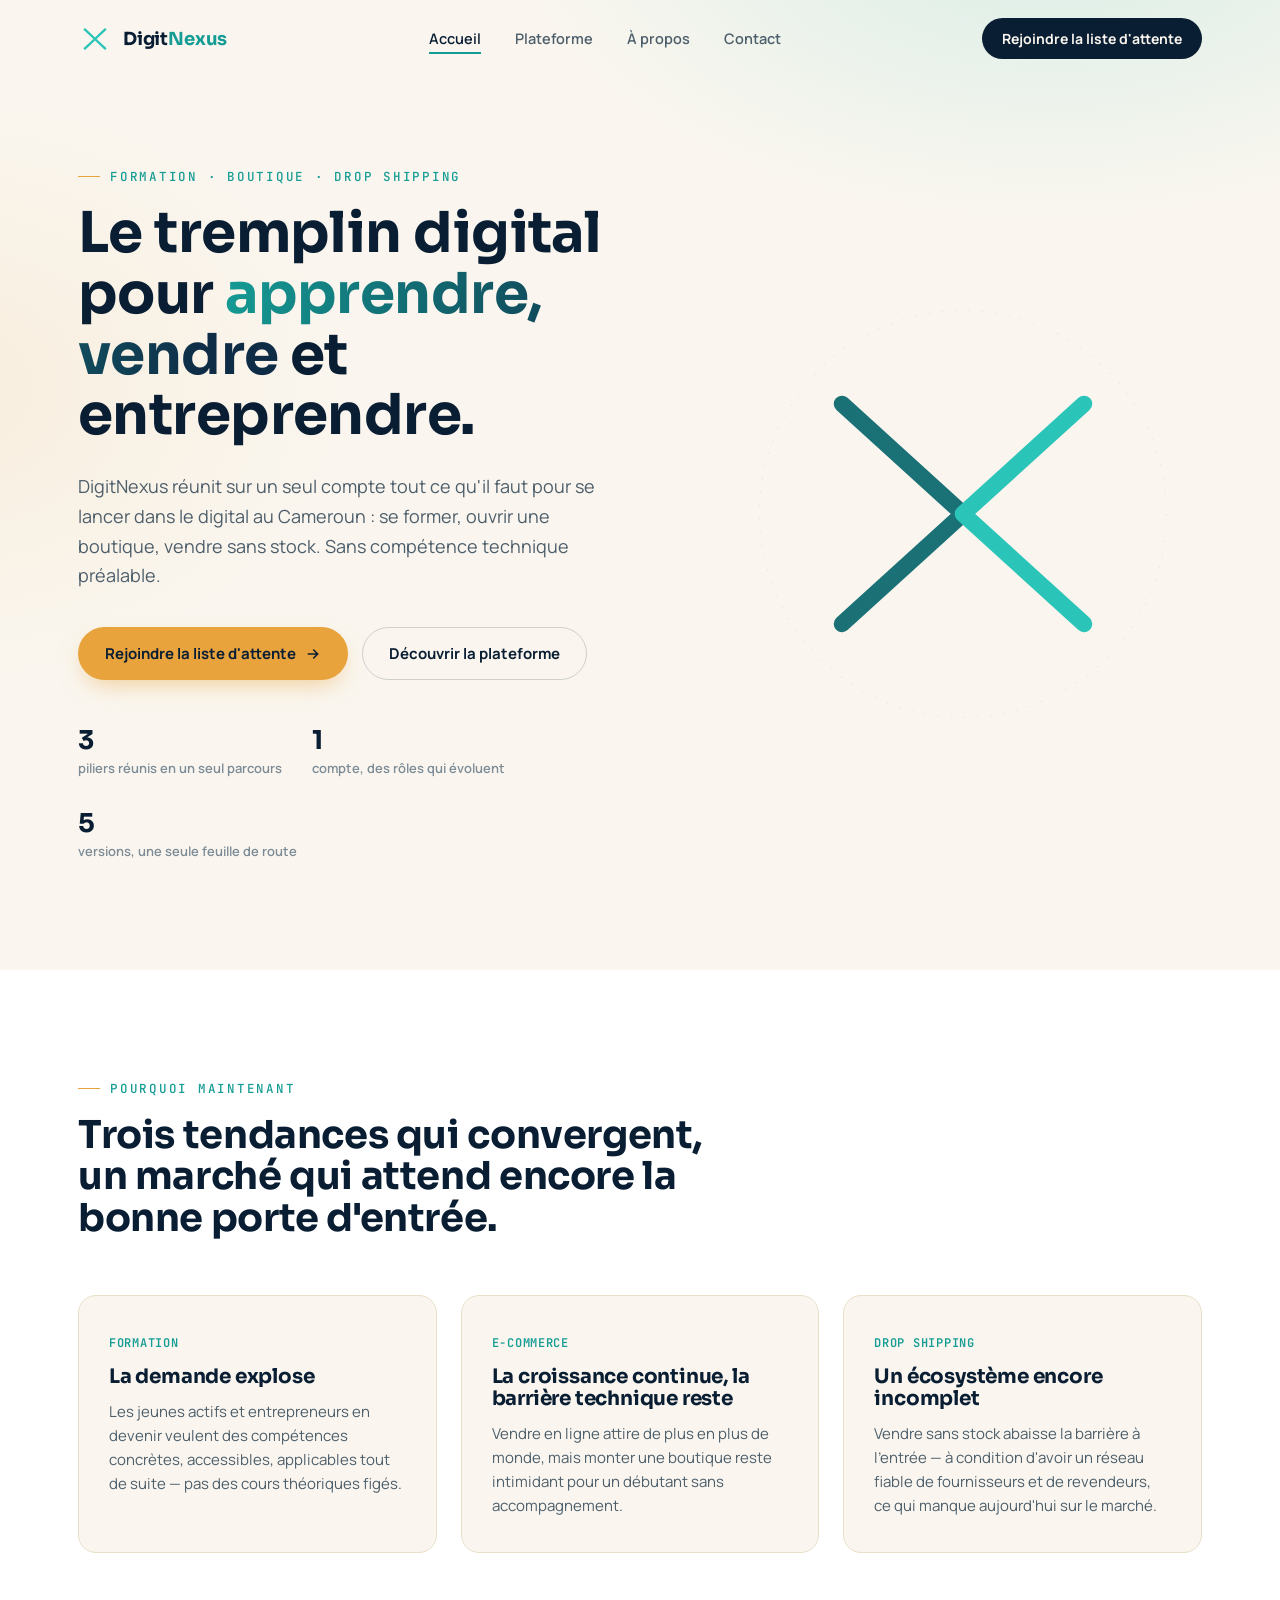
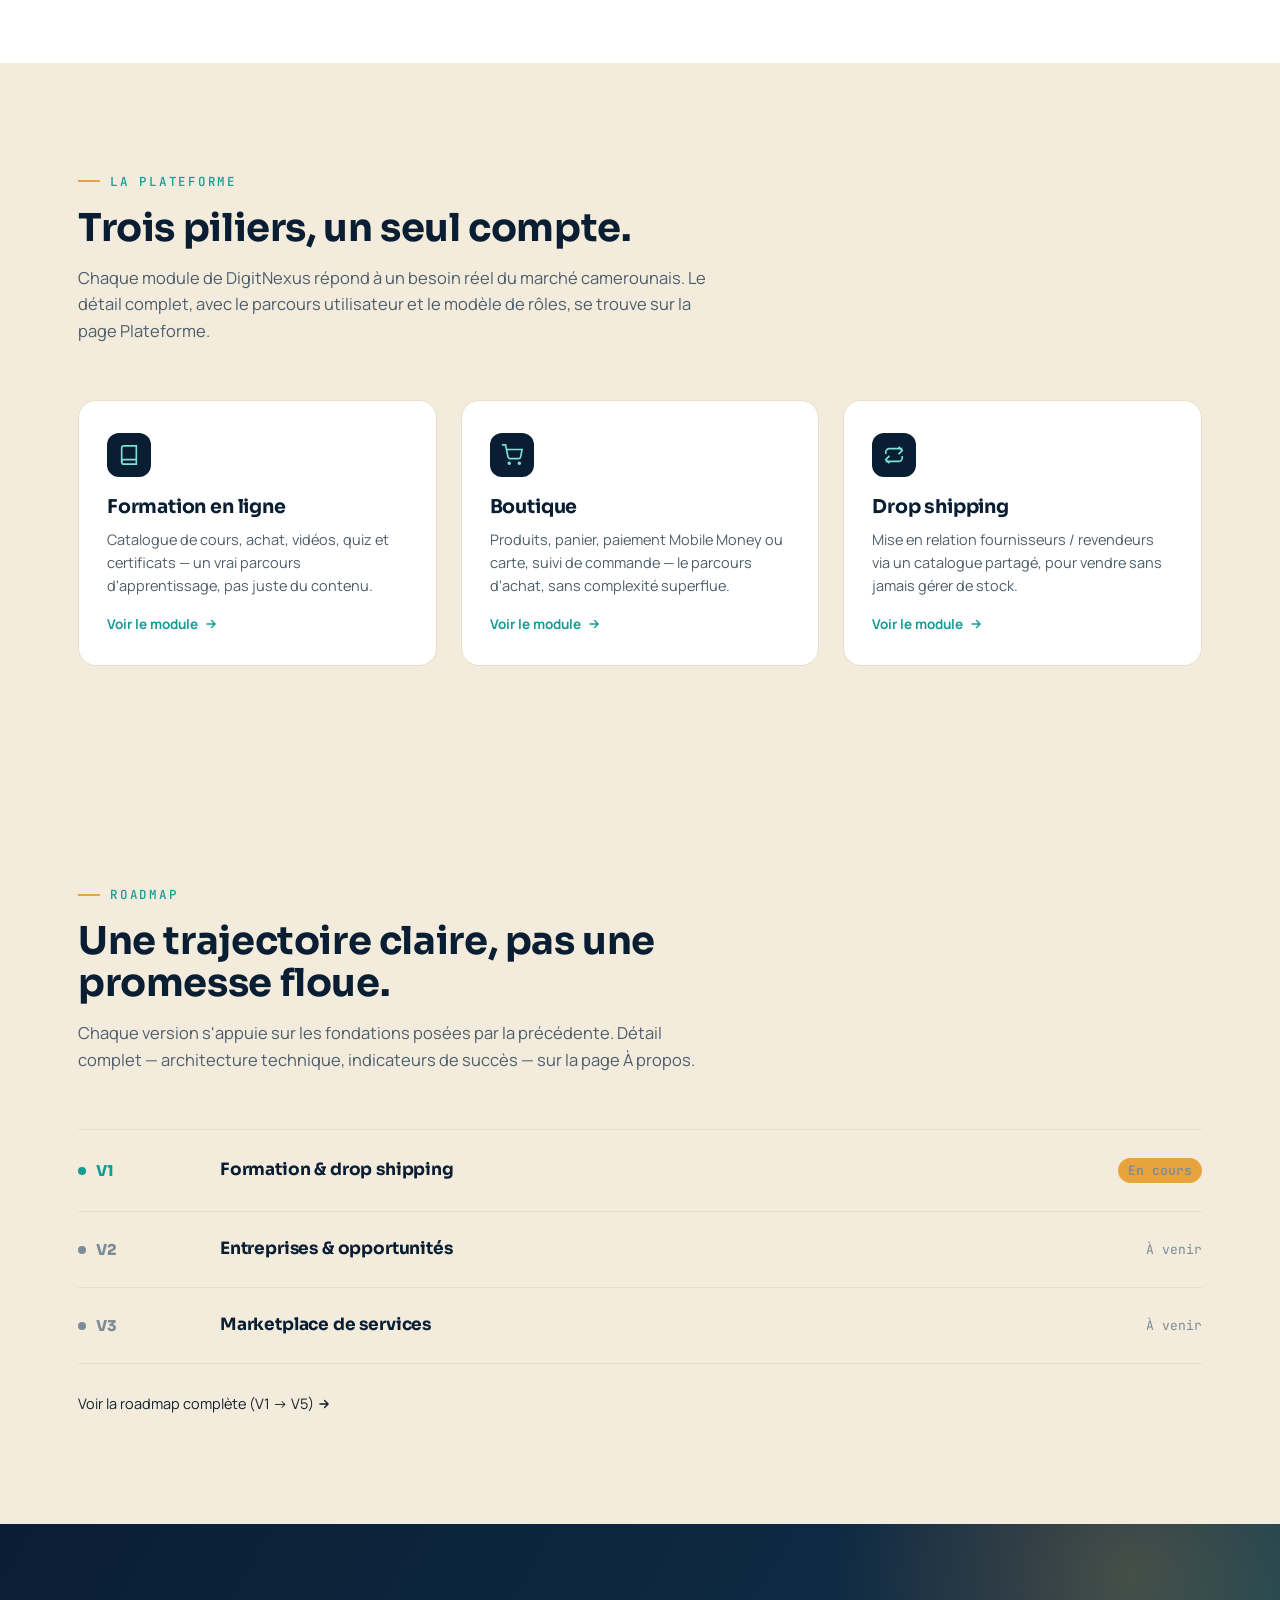
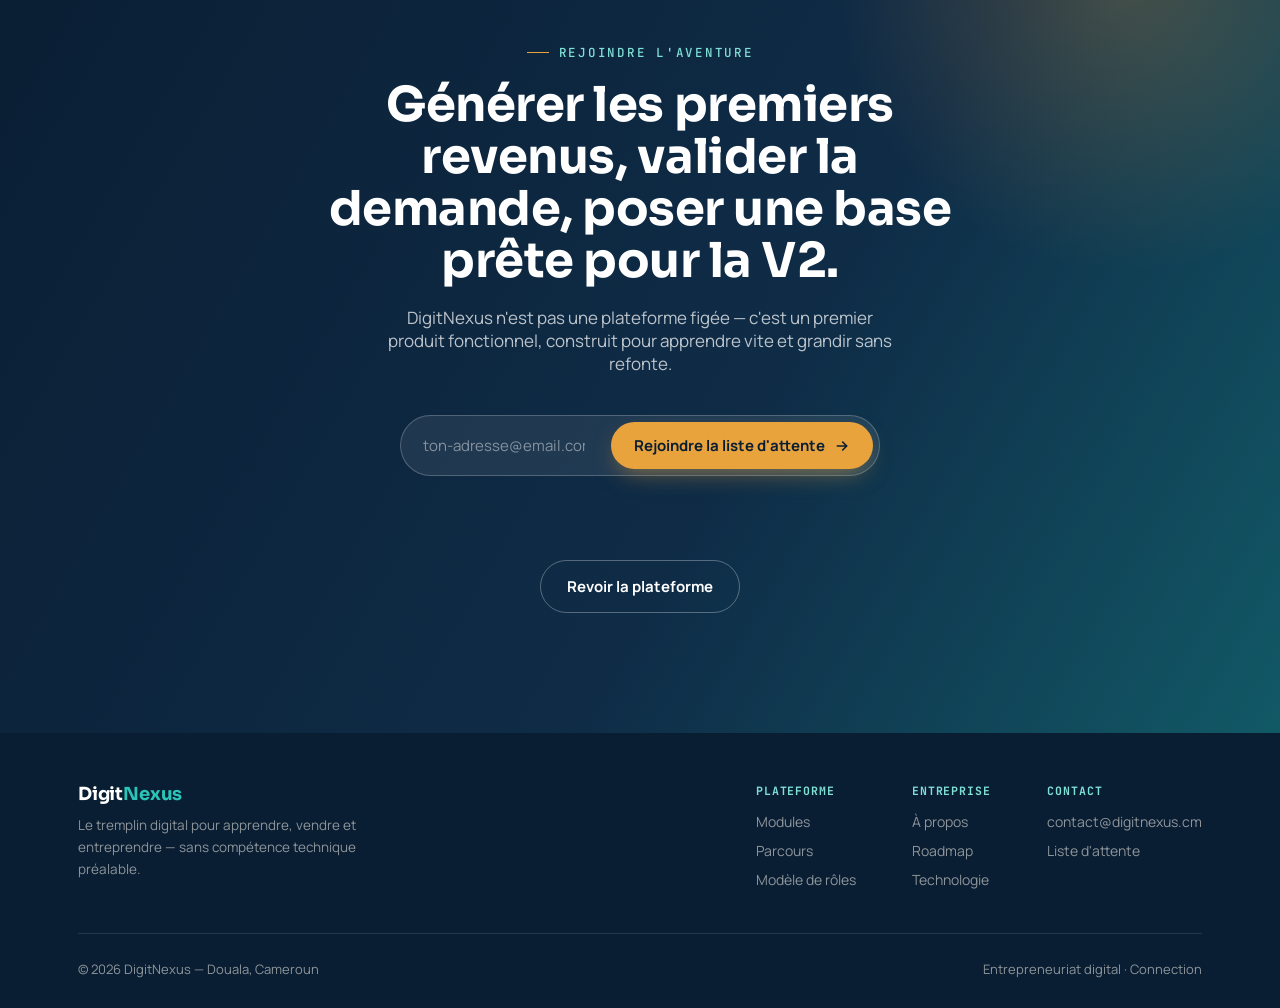
<file: index.html>
<!DOCTYPE html>
<html lang="fr">
<head>
<meta charset="UTF-8">
<meta name="viewport" content="width=device-width, initial-scale=1.0">
<title>DigitNexus — Apprendre, vendre et entreprendre dans le digital</title>
<meta name="description" content="DigitNexus réunit formation en ligne, boutique et drop shipping sur une seule plateforme, pour se lancer dans le digital au Cameroun sans compétence technique préalable.">
<link rel="icon" href="assets/logo.jpg">
<link rel="preconnect" href="https://fonts.googleapis.com">
<link rel="preconnect" href="https://fonts.gstatic.com" crossorigin>
<link href="https://fonts.googleapis.com/css2?family=Sora:wght@400;500;600;700;800&family=Manrope:wght@400;500;600;700;800&family=JetBrains+Mono:wght@400;500;600&display=swap" rel="stylesheet">
<link rel="stylesheet" href="assets/style.css">
</head>
<body>

<header id="siteHeader">
  <nav class="wrap">
    <a href="index.html" class="brand">
      <svg class="brand-mark" viewBox="0 0 100 100" fill="none" xmlns="http://www.w3.org/2000/svg">
        <defs>
          <linearGradient id="markGrad" x1="0" y1="0" x2="100" y2="100">
            <stop offset="0%" stop-color="#2bc4b8"/>
            <stop offset="100%" stop-color="#0a1e33"/>
          </linearGradient>
        </defs>
        <path d="M20 78 L50 50 L20 22 M20 22 L50 50 L20 78" stroke="url(#markGrad)" stroke-width="7" stroke-linecap="round" stroke-linejoin="round" fill="none"/>
        <path d="M80 22 L50 50 L80 78 M80 78 L50 50 L80 22" stroke="url(#markGrad)" stroke-width="7" stroke-linecap="round" stroke-linejoin="round" fill="none"/>
      </svg>
      <span class="brand-name">Digit<b>Nexus</b></span>
    </a>
    <div class="nav-links">
      <a href="index.html" class="active">Accueil</a>
      <a href="plateforme.html">Plateforme</a>
      <a href="a-propos.html">À propos</a>
      <a href="contact.html">Contact</a>
    </div>
    <a href="contact.html" class="nav-cta">Rejoindre la liste d'attente</a>
    <button class="burger" id="burger" aria-label="Ouvrir le menu" aria-expanded="false">
      <span></span><span></span><span></span>
    </button>
  </nav>
</header>

<div class="mobile-panel" id="mobilePanel">
  <a href="index.html" class="active">Accueil</a>
  <a href="plateforme.html">Plateforme</a>
  <a href="a-propos.html">À propos</a>
  <a href="contact.html">Contact</a>
  <a href="contact.html" class="nav-cta">Rejoindre la liste d'attente</a>
</div>

<main id="top">

  <!-- HERO -->
  <section class="hero">
    <div class="wrap">
      <div>
        <div class="eyebrow">Formation · Boutique · Drop shipping</div>
        <h1>Le tremplin digital pour <span class="accent">apprendre, vendre</span> et entreprendre.</h1>
        <p class="lead">DigitNexus réunit sur un seul compte tout ce qu'il faut pour se lancer dans le digital au Cameroun&nbsp;: se former, ouvrir une boutique, vendre sans stock. Sans compétence technique préalable.</p>
        <div class="hero-ctas">
          <a href="contact.html" class="btn btn-primary">
            Rejoindre la liste d'attente
            <svg viewBox="0 0 24 24" fill="none" stroke="currentColor" stroke-width="2.4" stroke-linecap="round"><path d="M5 12h14M13 6l6 6-6 6"/></svg>
          </a>
          <a href="plateforme.html" class="btn btn-ghost">Découvrir la plateforme</a>
        </div>
        <div class="hero-trio">
          <div><strong>3</strong><span>piliers réunis en un seul parcours</span></div>
          <div><strong>1</strong><span>compte, des rôles qui évoluent</span></div>
          <div><strong>5</strong><span>versions, une seule feuille de route</span></div>
        </div>
      </div>

      <div class="knot-stage">
        <svg viewBox="0 0 400 400" fill="none" xmlns="http://www.w3.org/2000/svg" aria-hidden="true">
          <defs>
            <linearGradient id="heroGrad1" x1="40" y1="360" x2="360" y2="40">
              <stop offset="0%" stop-color="#0a1e33"/>
              <stop offset="100%" stop-color="#2bc4b8"/>
            </linearGradient>
            <linearGradient id="heroGrad2" x1="360" y1="360" x2="40" y2="40">
              <stop offset="0%" stop-color="#e8a33d"/>
              <stop offset="100%" stop-color="#2bc4b8"/>
            </linearGradient>
          </defs>
          <g class="orbit">
            <circle cx="200" cy="200" r="185" stroke="#e9dfc9" stroke-width="1" stroke-dasharray="2 10" fill="none"/>
          </g>
          <path class="knot-path" d="M90 300 L200 200 L90 100 M90 100 L200 200 L90 300" stroke="url(#heroGrad1)" stroke-width="15" stroke-linecap="round" stroke-linejoin="round" fill="none"/>
          <path class="knot-path d2" d="M310 100 L200 200 L310 300 M310 300 L200 200 L310 100" stroke="url(#heroGrad2)" stroke-width="15" stroke-linecap="round" stroke-linejoin="round" fill="none"/>
          <circle class="knot-node" cx="200" cy="200" r="9" fill="#0a1e33" style="animation-delay:2.0s"/>
        </svg>
      </div>
    </div>
  </section>

  <!-- POURQUOI MAINTENANT -->
  <section class="why section-pad">
    <div class="wrap">
      <div class="section-head reveal">
        <div class="eyebrow">Pourquoi maintenant</div>
        <h2>Trois tendances qui convergent, un marché qui attend encore la bonne porte d'entrée.</h2>
      </div>
      <div class="why-grid">
        <div class="why-card reveal">
          <span class="tag">Formation</span>
          <h3>La demande explose</h3>
          <p>Les jeunes actifs et entrepreneurs en devenir veulent des compétences concrètes, accessibles, applicables tout de suite — pas des cours théoriques figés.</p>
        </div>
        <div class="why-card reveal">
          <span class="tag">E-commerce</span>
          <h3>La croissance continue, la barrière technique reste</h3>
          <p>Vendre en ligne attire de plus en plus de monde, mais monter une boutique reste intimidant pour un débutant sans accompagnement.</p>
        </div>
        <div class="why-card reveal">
          <span class="tag">Drop shipping</span>
          <h3>Un écosystème encore incomplet</h3>
          <p>Vendre sans stock abaisse la barrière à l'entrée — à condition d'avoir un réseau fiable de fournisseurs et de revendeurs, ce qui manque aujourd'hui sur le marché.</p>
        </div>
      </div>
    </div>
  </section>

  <!-- APERÇU DES 3 PILIERS -->
  <section class="pillars section-pad">
    <div class="wrap">
      <div class="section-head reveal">
        <div class="eyebrow">La plateforme</div>
        <h2>Trois piliers, un seul compte.</h2>
        <p>Chaque module de DigitNexus répond à un besoin réel du marché camerounais. Le détail complet, avec le parcours utilisateur et le modèle de rôles, se trouve sur la page Plateforme.</p>
      </div>
      <div class="pillars-grid reveal">
        <div class="pillar-card">
          <div class="p-icon"><svg viewBox="0 0 24 24" fill="none" stroke="currentColor" stroke-width="1.8"><path d="M4 19.5A2.5 2.5 0 016.5 17H20"/><path d="M6.5 2H20v20H6.5A2.5 2.5 0 014 19.5v-15A2.5 2.5 0 016.5 2z"/></svg></div>
          <h3>Formation en ligne</h3>
          <p>Catalogue de cours, achat, vidéos, quiz et certificats — un vrai parcours d'apprentissage, pas juste du contenu.</p>
          <a href="plateforme.html#modules" class="p-link">Voir le module <svg viewBox="0 0 24 24" fill="none" stroke="currentColor" stroke-width="2.4" stroke-linecap="round"><path d="M5 12h14M13 6l6 6-6 6"/></svg></a>
        </div>
        <div class="pillar-card">
          <div class="p-icon"><svg viewBox="0 0 24 24" fill="none" stroke="currentColor" stroke-width="1.8"><circle cx="9" cy="21" r="1"/><circle cx="20" cy="21" r="1"/><path d="M1 1h4l2.68 13.39a2 2 0 002 1.61h9.72a2 2 0 002-1.61L23 6H6"/></svg></div>
          <h3>Boutique</h3>
          <p>Produits, panier, paiement Mobile Money ou carte, suivi de commande — le parcours d'achat, sans complexité superflue.</p>
          <a href="plateforme.html#modules" class="p-link">Voir le module <svg viewBox="0 0 24 24" fill="none" stroke="currentColor" stroke-width="2.4" stroke-linecap="round"><path d="M5 12h14M13 6l6 6-6 6"/></svg></a>
        </div>
        <div class="pillar-card">
          <div class="p-icon"><svg viewBox="0 0 24 24" fill="none" stroke="currentColor" stroke-width="1.8"><path d="M17 3l4 4-4 4"/><path d="M3 11V9a4 4 0 014-4h14"/><path d="M7 21l-4-4 4-4"/><path d="M21 13v2a4 4 0 01-4 4H3"/></svg></div>
          <h3>Drop shipping</h3>
          <p>Mise en relation fournisseurs / revendeurs via un catalogue partagé, pour vendre sans jamais gérer de stock.</p>
          <a href="plateforme.html#modules" class="p-link">Voir le module <svg viewBox="0 0 24 24" fill="none" stroke="currentColor" stroke-width="2.4" stroke-linecap="round"><path d="M5 12h14M13 6l6 6-6 6"/></svg></a>
        </div>
      </div>
    </div>
  </section>

  <!-- ROADMAP TEASER -->
  <section class="roadmap section-pad">
    <div class="wrap">
      <div class="section-head reveal">
        <div class="eyebrow">Roadmap</div>
        <h2>Une trajectoire claire, pas une promesse floue.</h2>
        <p>Chaque version s'appuie sur les fondations posées par la précédente. Détail complet — architecture technique, indicateurs de succès — sur la page À propos.</p>
      </div>
      <div class="roadmap-list reveal">
        <div class="r-item active">
          <div class="r-ver"><span class="pulse"></span>V1</div>
          <div class="r-content">
            <h4>Formation &amp; drop shipping</h4>
            <span class="r-badge">En cours</span>
          </div>
        </div>
        <div class="r-item">
          <div class="r-ver"><span class="pulse"></span>V2</div>
          <div class="r-content"><h4>Entreprises &amp; opportunités</h4><span>À venir</span></div>
        </div>
        <div class="r-item">
          <div class="r-ver"><span class="pulse"></span>V3</div>
          <div class="r-content"><h4>Marketplace de services</h4><span>À venir</span></div>
        </div>
      </div>
      <p class="reveal" style="margin-top:28px;"><a href="a-propos.html#roadmap" class="p-link" style="font-size:14.5px;">Voir la roadmap complète (V1 → V5) <svg style="width:14px;height:14px;display:inline;vertical-align:-2px;" viewBox="0 0 24 24" fill="none" stroke="currentColor" stroke-width="2.4" stroke-linecap="round"><path d="M5 12h14M13 6l6 6-6 6"/></svg></a></p>
    </div>
  </section>

  <!-- CTA FINAL — WAITLIST -->
  <section class="cta-final" id="rejoindre">
    <div class="wrap">
      <div class="eyebrow" style="justify-content:center; color:#7fe0d6;">Rejoindre l'aventure</div>
      <h2>Générer les premiers revenus, valider la demande, poser une base prête pour la V2.</h2>
      <p>DigitNexus n'est pas une plateforme figée — c'est un premier produit fonctionnel, construit pour apprendre vite et grandir sans refonte.</p>
      <form class="waitlist-form" id="waitlistForm" novalidate>
        <div class="waitlist-row">
          <label for="waitlistEmail" class="sr-only">Adresse email</label>
          <input type="email" id="waitlistEmail" name="email" placeholder="ton-adresse@email.com" autocomplete="email" required>
          <button type="submit" class="btn btn-primary">
            <span class="btn-label">Rejoindre la liste d'attente</span>
            <svg viewBox="0 0 24 24" fill="none" stroke="currentColor" stroke-width="2.4" stroke-linecap="round"><path d="M5 12h14M13 6l6 6-6 6"/></svg>
          </button>
        </div>
        <p class="waitlist-msg" id="waitlistMsg" role="status" aria-live="polite"></p>
      </form>
      <a href="plateforme.html" class="btn btn-ghost" style="margin-top:22px;">Revoir la plateforme</a>
    </div>
  </section>

</main>

<footer>
  <div class="wrap">
    <div class="footer-top">
      <div>
        <span class="brand-name">Digit<b style="color:#2bc4b8;">Nexus</b></span>
        <p class="tagline">Le tremplin digital pour apprendre, vendre et entreprendre — sans compétence technique préalable.</p>
      </div>
      <div class="footer-links">
        <div class="footer-col">
          <h5>Plateforme</h5>
          <a href="plateforme.html#modules">Modules</a>
          <a href="plateforme.html#parcours">Parcours</a>
          <a href="plateforme.html#roles">Modèle de rôles</a>
        </div>
        <div class="footer-col">
          <h5>Entreprise</h5>
          <a href="a-propos.html">À propos</a>
          <a href="a-propos.html#roadmap">Roadmap</a>
          <a href="a-propos.html#stack">Technologie</a>
        </div>
        <div class="footer-col">
          <h5>Contact</h5>
          <a href="mailto:contact@digitnexus.cm">contact@digitnexus.cm</a>
          <a href="contact.html">Liste d'attente</a>
        </div>
      </div>
    </div>
    <div class="footer-bottom">
      <span>© 2026 DigitNexus — Douala, Cameroun</span>
      <span>Entrepreneuriat digital · Connection</span>
    </div>
  </div>
</footer>

<script src="assets/script.js"></script>
</body>
</html>
</file>
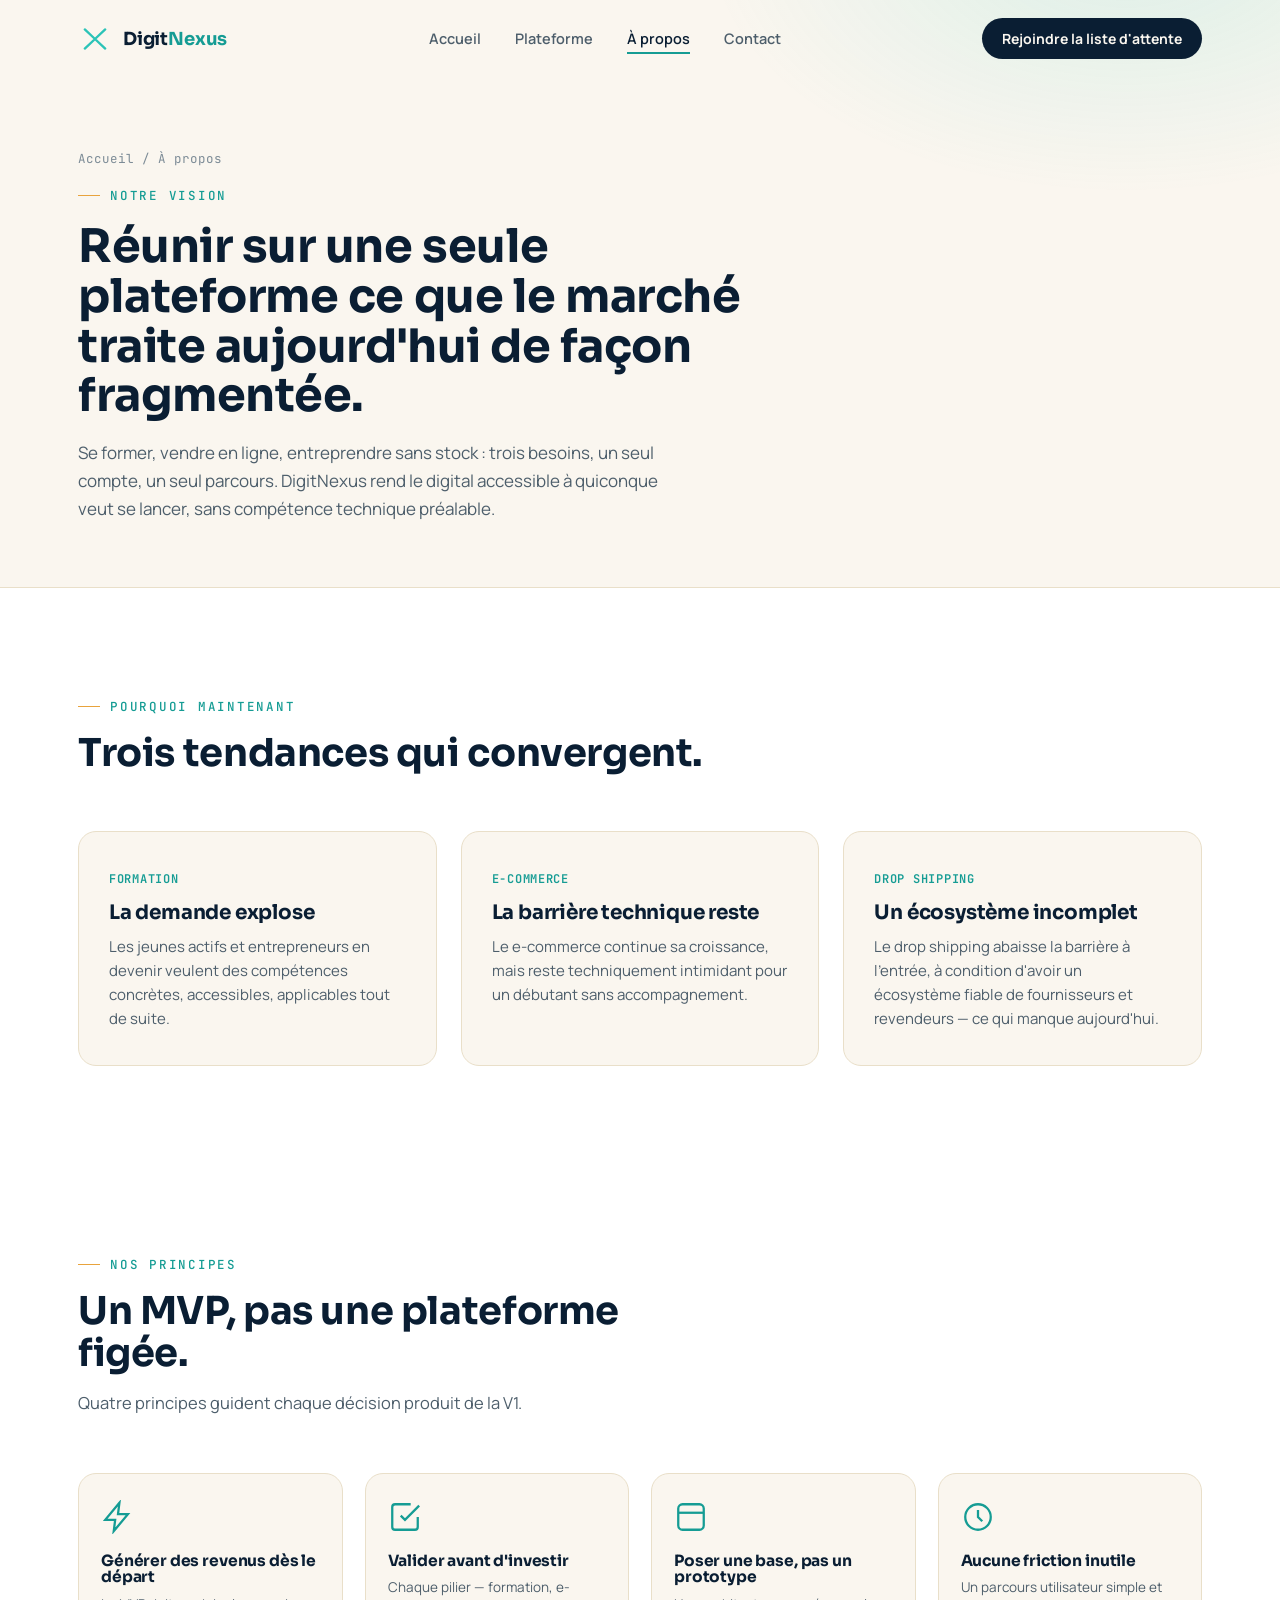
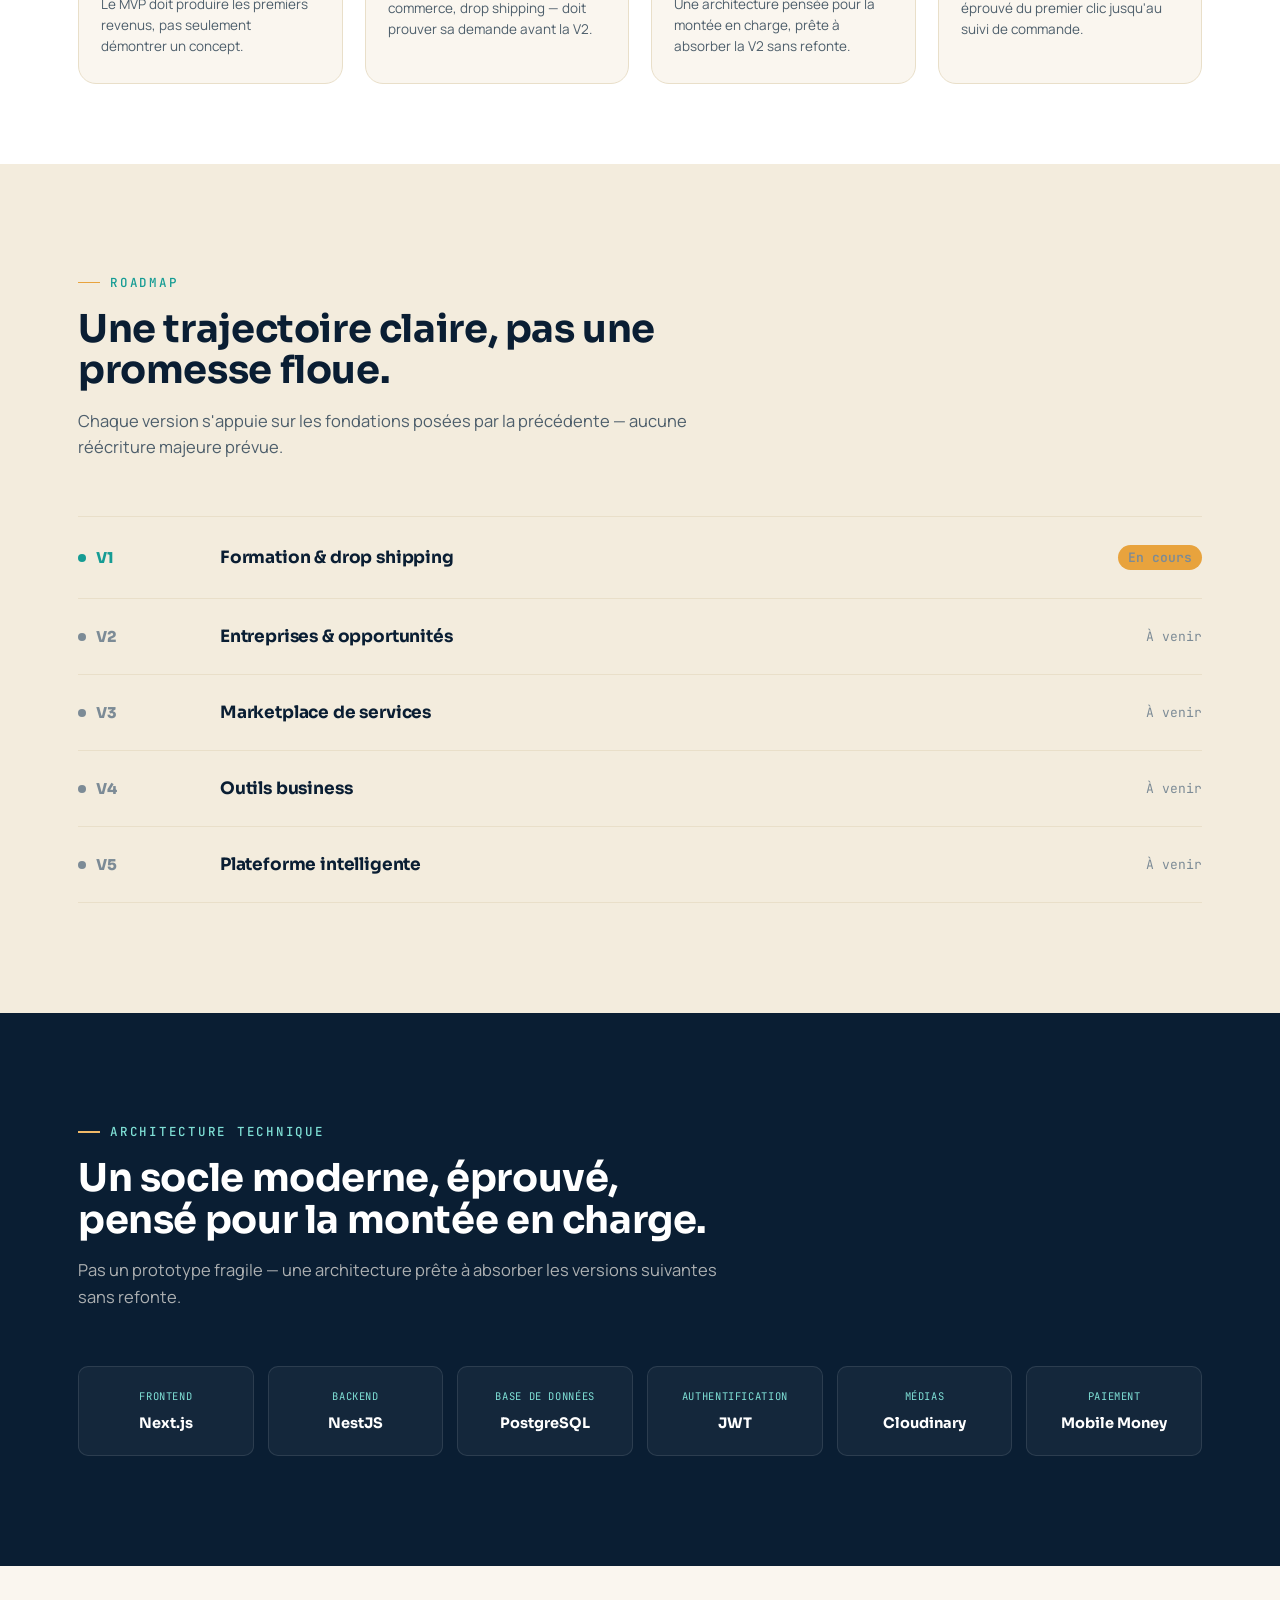
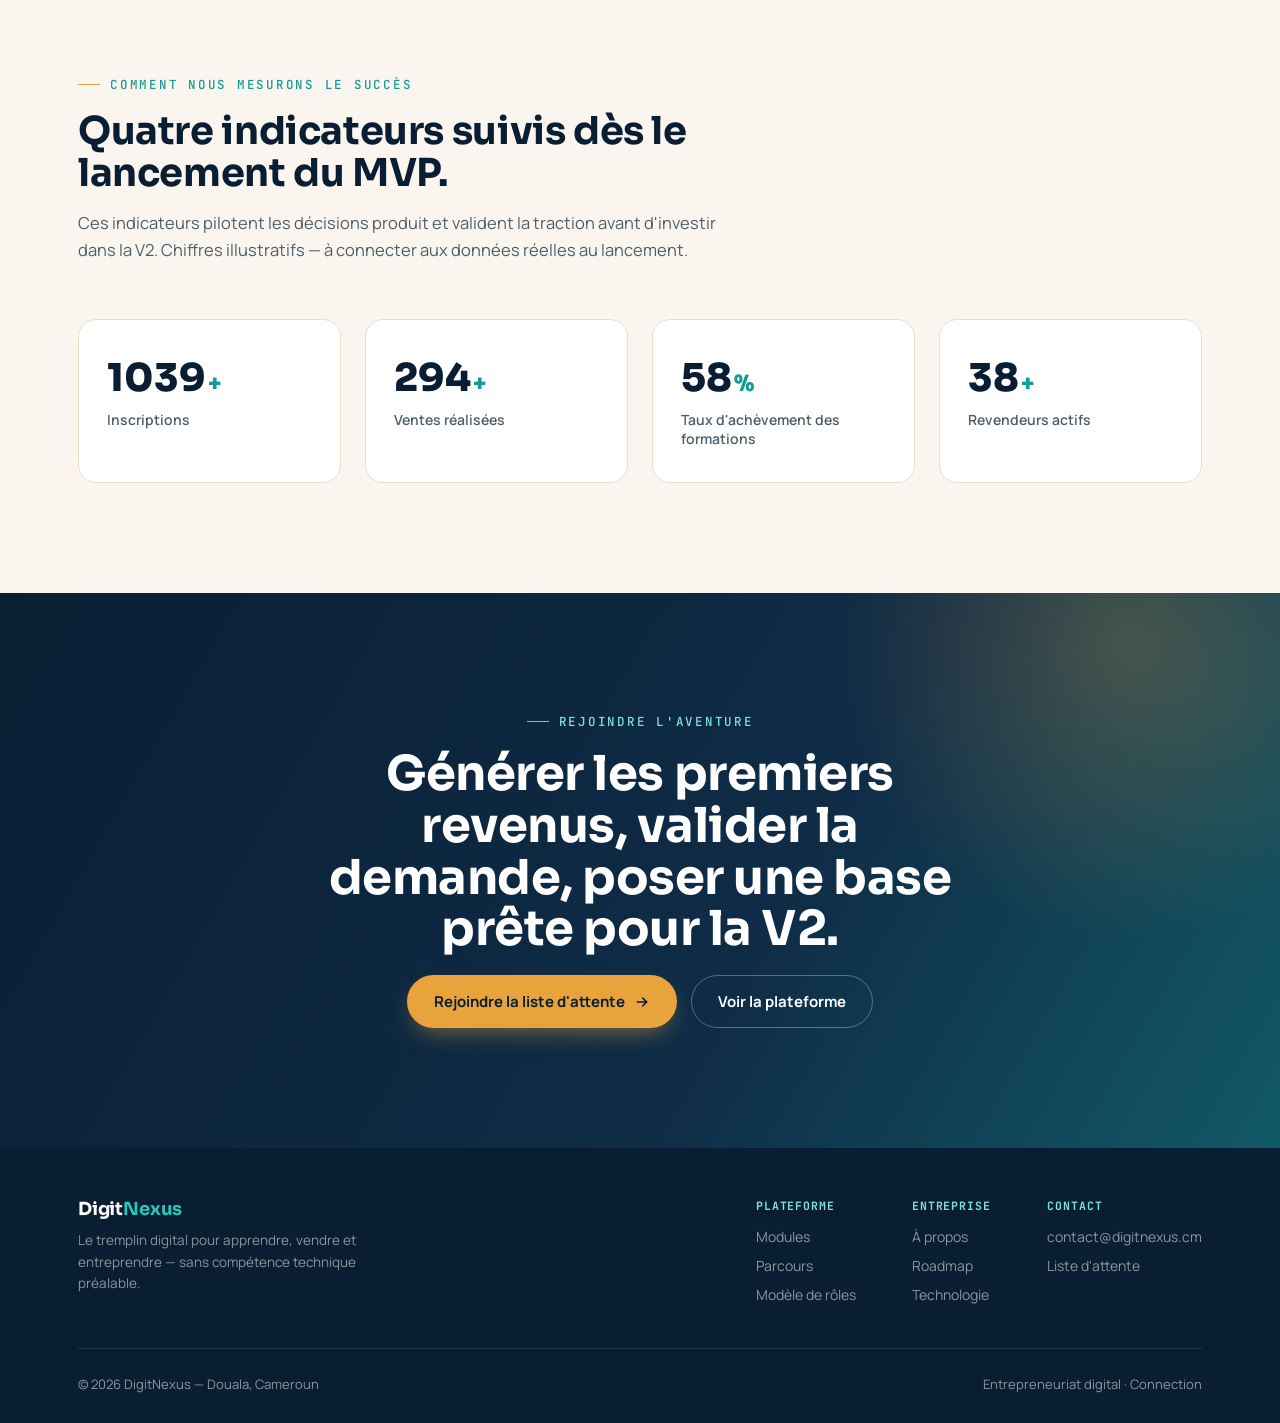
<file: a-propos.html>
<!DOCTYPE html>
<html lang="fr">
<head>
<meta charset="UTF-8">
<meta name="viewport" content="width=device-width, initial-scale=1.0">
<title>À propos — DigitNexus</title>
<meta name="description" content="La vision, la roadmap V1 à V5, l'architecture technique et les indicateurs de succès de DigitNexus, le tremplin digital camerounais.">
<link rel="icon" href="assets/logo.jpg">
<link rel="preconnect" href="https://fonts.googleapis.com">
<link rel="preconnect" href="https://fonts.gstatic.com" crossorigin>
<link href="https://fonts.googleapis.com/css2?family=Sora:wght@400;500;600;700;800&family=Manrope:wght@400;500;600;700;800&family=JetBrains+Mono:wght@400;500;600&display=swap" rel="stylesheet">
<link rel="stylesheet" href="assets/style.css">
</head>
<body>

<header id="siteHeader">
  <nav class="wrap">
    <a href="index.html" class="brand">
      <svg class="brand-mark" viewBox="0 0 100 100" fill="none" xmlns="http://www.w3.org/2000/svg">
        <defs>
          <linearGradient id="markGrad" x1="0" y1="0" x2="100" y2="100">
            <stop offset="0%" stop-color="#2bc4b8"/>
            <stop offset="100%" stop-color="#0a1e33"/>
          </linearGradient>
        </defs>
        <path d="M20 78 L50 50 L20 22 M20 22 L50 50 L20 78" stroke="url(#markGrad)" stroke-width="7" stroke-linecap="round" stroke-linejoin="round" fill="none"/>
        <path d="M80 22 L50 50 L80 78 M80 78 L50 50 L80 22" stroke="url(#markGrad)" stroke-width="7" stroke-linecap="round" stroke-linejoin="round" fill="none"/>
      </svg>
      <span class="brand-name">Digit<b>Nexus</b></span>
    </a>
    <div class="nav-links">
      <a href="index.html">Accueil</a>
      <a href="plateforme.html">Plateforme</a>
      <a href="a-propos.html" class="active">À propos</a>
      <a href="contact.html">Contact</a>
    </div>
    <a href="contact.html" class="nav-cta">Rejoindre la liste d'attente</a>
    <button class="burger" id="burger" aria-label="Ouvrir le menu" aria-expanded="false">
      <span></span><span></span><span></span>
    </button>
  </nav>
</header>

<div class="mobile-panel" id="mobilePanel">
  <a href="index.html">Accueil</a>
  <a href="plateforme.html">Plateforme</a>
  <a href="a-propos.html" class="active">À propos</a>
  <a href="contact.html">Contact</a>
  <a href="contact.html" class="nav-cta">Rejoindre la liste d'attente</a>
</div>

<main>

  <!-- PAGE HERO -->
  <section class="page-hero">
    <div class="wrap">
      <div class="breadcrumb"><a href="index.html">Accueil</a> <span>/</span> <span>À propos</span></div>
      <div class="eyebrow">Notre vision</div>
      <h1>Réunir sur une seule plateforme ce que le marché traite aujourd'hui de façon fragmentée.</h1>
      <p class="lead">Se former, vendre en ligne, entreprendre sans stock : trois besoins, un seul compte, un seul parcours. DigitNexus rend le digital accessible à quiconque veut se lancer, sans compétence technique préalable.</p>
    </div>
  </section>

  <!-- POURQUOI MAINTENANT -->
  <section class="why section-pad">
    <div class="wrap">
      <div class="section-head reveal">
        <div class="eyebrow">Pourquoi maintenant</div>
        <h2>Trois tendances qui convergent.</h2>
      </div>
      <div class="why-grid">
        <div class="why-card reveal">
          <span class="tag">Formation</span>
          <h3>La demande explose</h3>
          <p>Les jeunes actifs et entrepreneurs en devenir veulent des compétences concrètes, accessibles, applicables tout de suite.</p>
        </div>
        <div class="why-card reveal">
          <span class="tag">E-commerce</span>
          <h3>La barrière technique reste</h3>
          <p>Le e-commerce continue sa croissance, mais reste techniquement intimidant pour un débutant sans accompagnement.</p>
        </div>
        <div class="why-card reveal">
          <span class="tag">Drop shipping</span>
          <h3>Un écosystème incomplet</h3>
          <p>Le drop shipping abaisse la barrière à l'entrée, à condition d'avoir un écosystème fiable de fournisseurs et revendeurs — ce qui manque aujourd'hui.</p>
        </div>
      </div>
    </div>
  </section>

  <!-- VALEURS -->
  <section class="values section-pad tight">
    <div class="wrap">
      <div class="section-head reveal">
        <div class="eyebrow">Nos principes</div>
        <h2>Un MVP, pas une plateforme figée.</h2>
        <p>Quatre principes guident chaque décision produit de la V1.</p>
      </div>
      <div class="values-grid reveal">
        <div class="value-card">
          <svg class="v-icon" viewBox="0 0 24 24" fill="none" stroke="currentColor" stroke-width="1.6"><path d="M13 2L3 14h7l-1 8 10-12h-7l1-8z"/></svg>
          <h4>Générer des revenus dès le départ</h4>
          <p>Le MVP doit produire les premiers revenus, pas seulement démontrer un concept.</p>
        </div>
        <div class="value-card">
          <svg class="v-icon" viewBox="0 0 24 24" fill="none" stroke="currentColor" stroke-width="1.6"><path d="M9 11l3 3L22 4"/><path d="M21 12v7a2 2 0 01-2 2H5a2 2 0 01-2-2V5a2 2 0 012-2h11"/></svg>
          <h4>Valider avant d'investir</h4>
          <p>Chaque pilier — formation, e-commerce, drop shipping — doit prouver sa demande avant la V2.</p>
        </div>
        <div class="value-card">
          <svg class="v-icon" viewBox="0 0 24 24" fill="none" stroke="currentColor" stroke-width="1.6"><rect x="3" y="3" width="18" height="18" rx="3"/><path d="M3 9h18"/></svg>
          <h4>Poser une base, pas un prototype</h4>
          <p>Une architecture pensée pour la montée en charge, prête à absorber la V2 sans refonte.</p>
        </div>
        <div class="value-card">
          <svg class="v-icon" viewBox="0 0 24 24" fill="none" stroke="currentColor" stroke-width="1.6"><circle cx="12" cy="12" r="9"/><path d="M12 7v5l3 3"/></svg>
          <h4>Aucune friction inutile</h4>
          <p>Un parcours utilisateur simple et éprouvé du premier clic jusqu'au suivi de commande.</p>
        </div>
      </div>
    </div>
  </section>

  <!-- ROADMAP COMPLÈTE -->
  <section class="roadmap section-pad" id="roadmap">
    <div class="wrap">
      <div class="section-head reveal">
        <div class="eyebrow">Roadmap</div>
        <h2>Une trajectoire claire, pas une promesse floue.</h2>
        <p>Chaque version s'appuie sur les fondations posées par la précédente — aucune réécriture majeure prévue.</p>
      </div>
      <div class="roadmap-list reveal">
        <div class="r-item active">
          <div class="r-ver"><span class="pulse"></span>V1</div>
          <div class="r-content">
            <h4>Formation &amp; drop shipping</h4>
            <span class="r-badge">En cours</span>
          </div>
        </div>
        <div class="r-item">
          <div class="r-ver"><span class="pulse"></span>V2</div>
          <div class="r-content"><h4>Entreprises &amp; opportunités</h4><span>À venir</span></div>
        </div>
        <div class="r-item">
          <div class="r-ver"><span class="pulse"></span>V3</div>
          <div class="r-content"><h4>Marketplace de services</h4><span>À venir</span></div>
        </div>
        <div class="r-item">
          <div class="r-ver"><span class="pulse"></span>V4</div>
          <div class="r-content"><h4>Outils business</h4><span>À venir</span></div>
        </div>
        <div class="r-item">
          <div class="r-ver"><span class="pulse"></span>V5</div>
          <div class="r-content"><h4>Plateforme intelligente</h4><span>À venir</span></div>
        </div>
      </div>
    </div>
  </section>

  <!-- STACK -->
  <section class="stack section-pad" id="stack">
    <div class="wrap">
      <div class="section-head reveal">
        <div class="eyebrow">Architecture technique</div>
        <h2>Un socle moderne, éprouvé, pensé pour la montée en charge.</h2>
        <p>Pas un prototype fragile — une architecture prête à absorber les versions suivantes sans refonte.</p>
      </div>
      <div class="stack-grid reveal">
        <div class="stack-item"><span class="s-label">Frontend</span><strong>Next.js</strong></div>
        <div class="stack-item"><span class="s-label">Backend</span><strong>NestJS</strong></div>
        <div class="stack-item"><span class="s-label">Base de données</span><strong>PostgreSQL</strong></div>
        <div class="stack-item"><span class="s-label">Authentification</span><strong>JWT</strong></div>
        <div class="stack-item"><span class="s-label">Médias</span><strong>Cloudinary</strong></div>
        <div class="stack-item"><span class="s-label">Paiement</span><strong>Mobile Money</strong></div>
      </div>
    </div>
  </section>

  <!-- KPI -->
  <section class="kpi section-pad" id="kpi">
    <div class="wrap">
      <div class="section-head reveal">
        <div class="eyebrow">Comment nous mesurons le succès</div>
        <h2>Quatre indicateurs suivis dès le lancement du MVP.</h2>
        <p>Ces indicateurs pilotent les décisions produit et valident la traction avant d'investir dans la V2. Chiffres illustratifs — à connecter aux données réelles au lancement.</p>
      </div>
      <div class="kpi-grid reveal">
        <div class="kpi-card">
          <div class="kpi-num" data-count="0">0<span class="suffix">+</span></div>
          <p>Inscriptions</p>
        </div>
        <div class="kpi-card">
          <div class="kpi-num" data-count="0">0<span class="suffix">+</span></div>
          <p>Ventes réalisées</p>
        </div>
        <div class="kpi-card">
          <div class="kpi-num" data-count="0">0<span class="suffix">%</span></div>
          <p>Taux d'achèvement des formations</p>
        </div>
        <div class="kpi-card">
          <div class="kpi-num" data-count="0">0<span class="suffix">+</span></div>
          <p>Revendeurs actifs</p>
        </div>
      </div>
    </div>
  </section>

  <!-- CTA -->
  <section class="cta-final" id="rejoindre">
    <div class="wrap">
      <div class="eyebrow" style="justify-content:center; color:#7fe0d6;">Rejoindre l'aventure</div>
      <h2>Générer les premiers revenus, valider la demande, poser une base prête pour la V2.</h2>
      <div class="hero-ctas">
        <a href="contact.html" class="btn btn-primary">
          Rejoindre la liste d'attente
          <svg viewBox="0 0 24 24" fill="none" stroke="currentColor" stroke-width="2.4" stroke-linecap="round"><path d="M5 12h14M13 6l6 6-6 6"/></svg>
        </a>
        <a href="plateforme.html" class="btn btn-ghost">Voir la plateforme</a>
      </div>
    </div>
  </section>

</main>

<footer>
  <div class="wrap">
    <div class="footer-top">
      <div>
        <span class="brand-name">Digit<b style="color:#2bc4b8;">Nexus</b></span>
        <p class="tagline">Le tremplin digital pour apprendre, vendre et entreprendre — sans compétence technique préalable.</p>
      </div>
      <div class="footer-links">
        <div class="footer-col">
          <h5>Plateforme</h5>
          <a href="plateforme.html#modules">Modules</a>
          <a href="plateforme.html#parcours">Parcours</a>
          <a href="plateforme.html#roles">Modèle de rôles</a>
        </div>
        <div class="footer-col">
          <h5>Entreprise</h5>
          <a href="a-propos.html">À propos</a>
          <a href="a-propos.html#roadmap">Roadmap</a>
          <a href="a-propos.html#stack">Technologie</a>
        </div>
        <div class="footer-col">
          <h5>Contact</h5>
          <a href="mailto:contact@digitnexus.cm">contact@digitnexus.cm</a>
          <a href="contact.html">Liste d'attente</a>
        </div>
      </div>
    </div>
    <div class="footer-bottom">
      <span>© 2026 DigitNexus — Douala, Cameroun</span>
      <span>Entrepreneuriat digital · Connection</span>
    </div>
  </div>
</footer>

<script src="assets/script.js"></script>
</body>
</html>
</file>
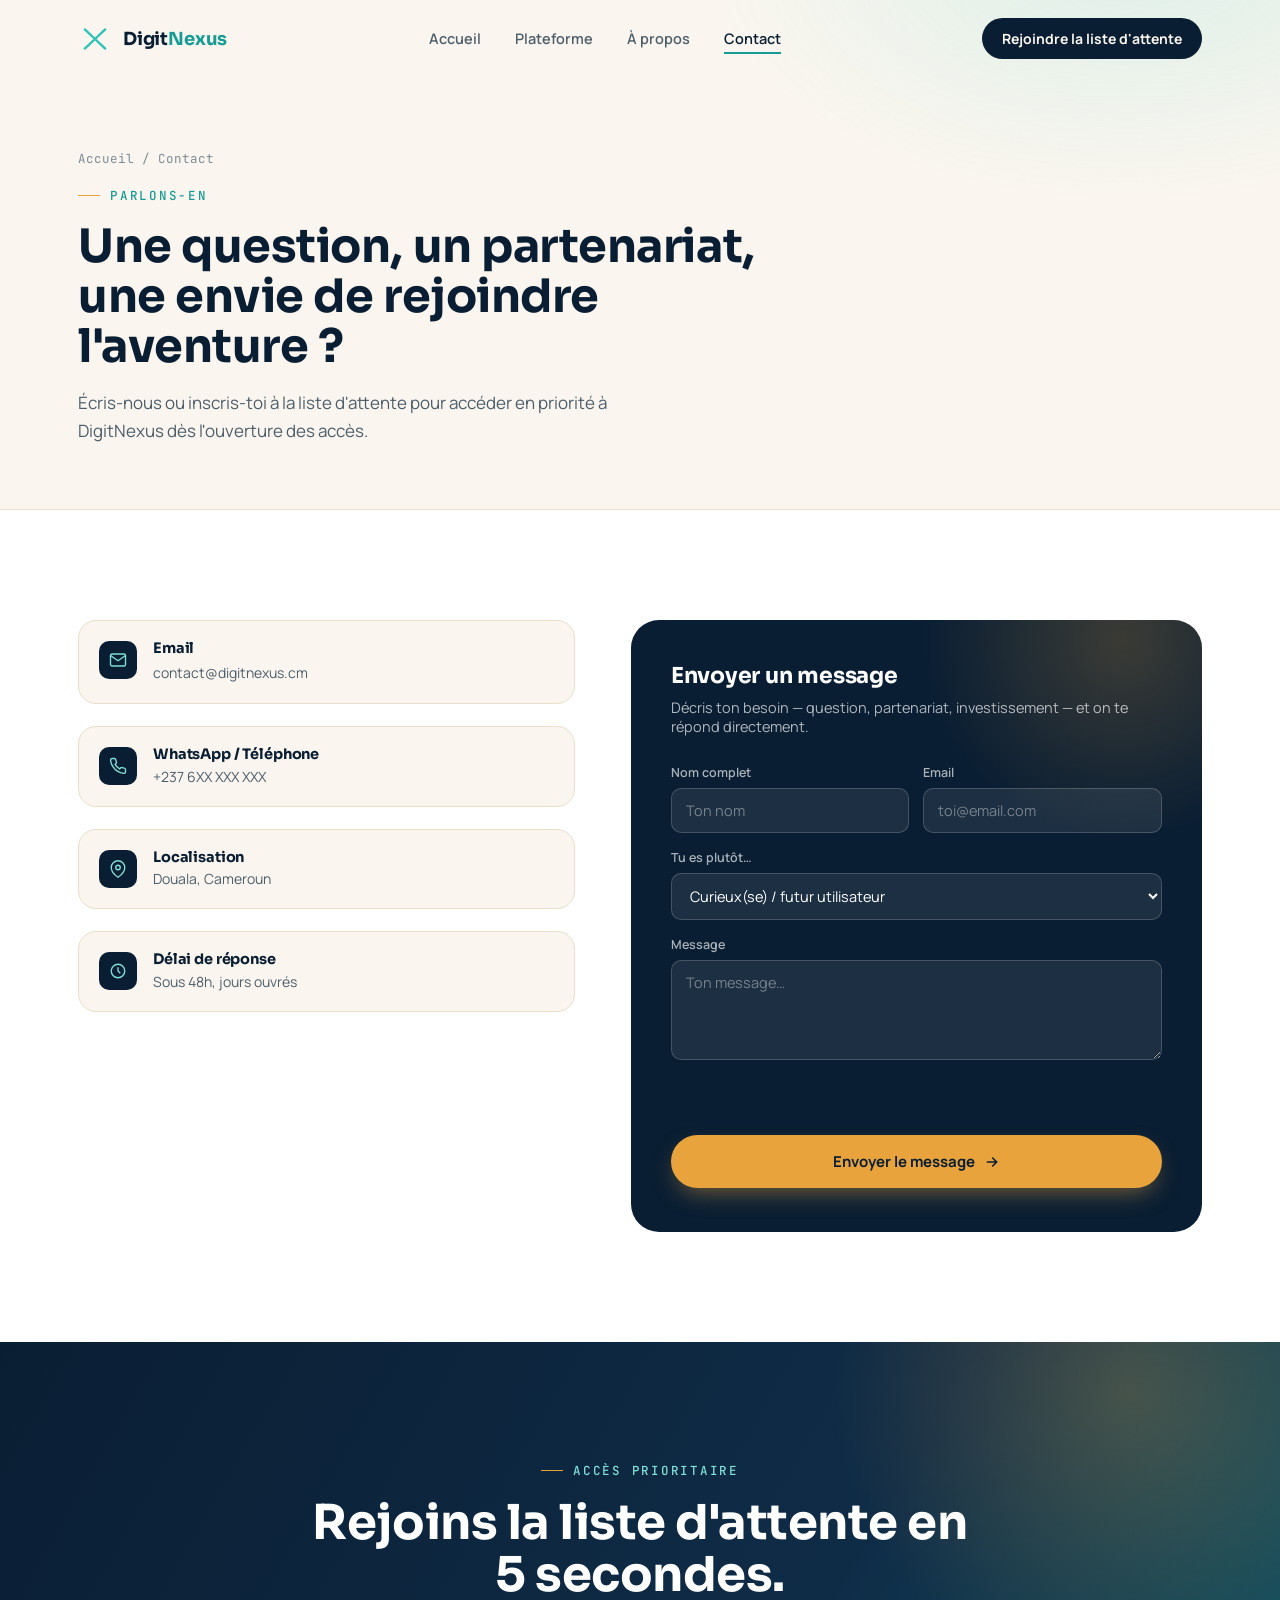
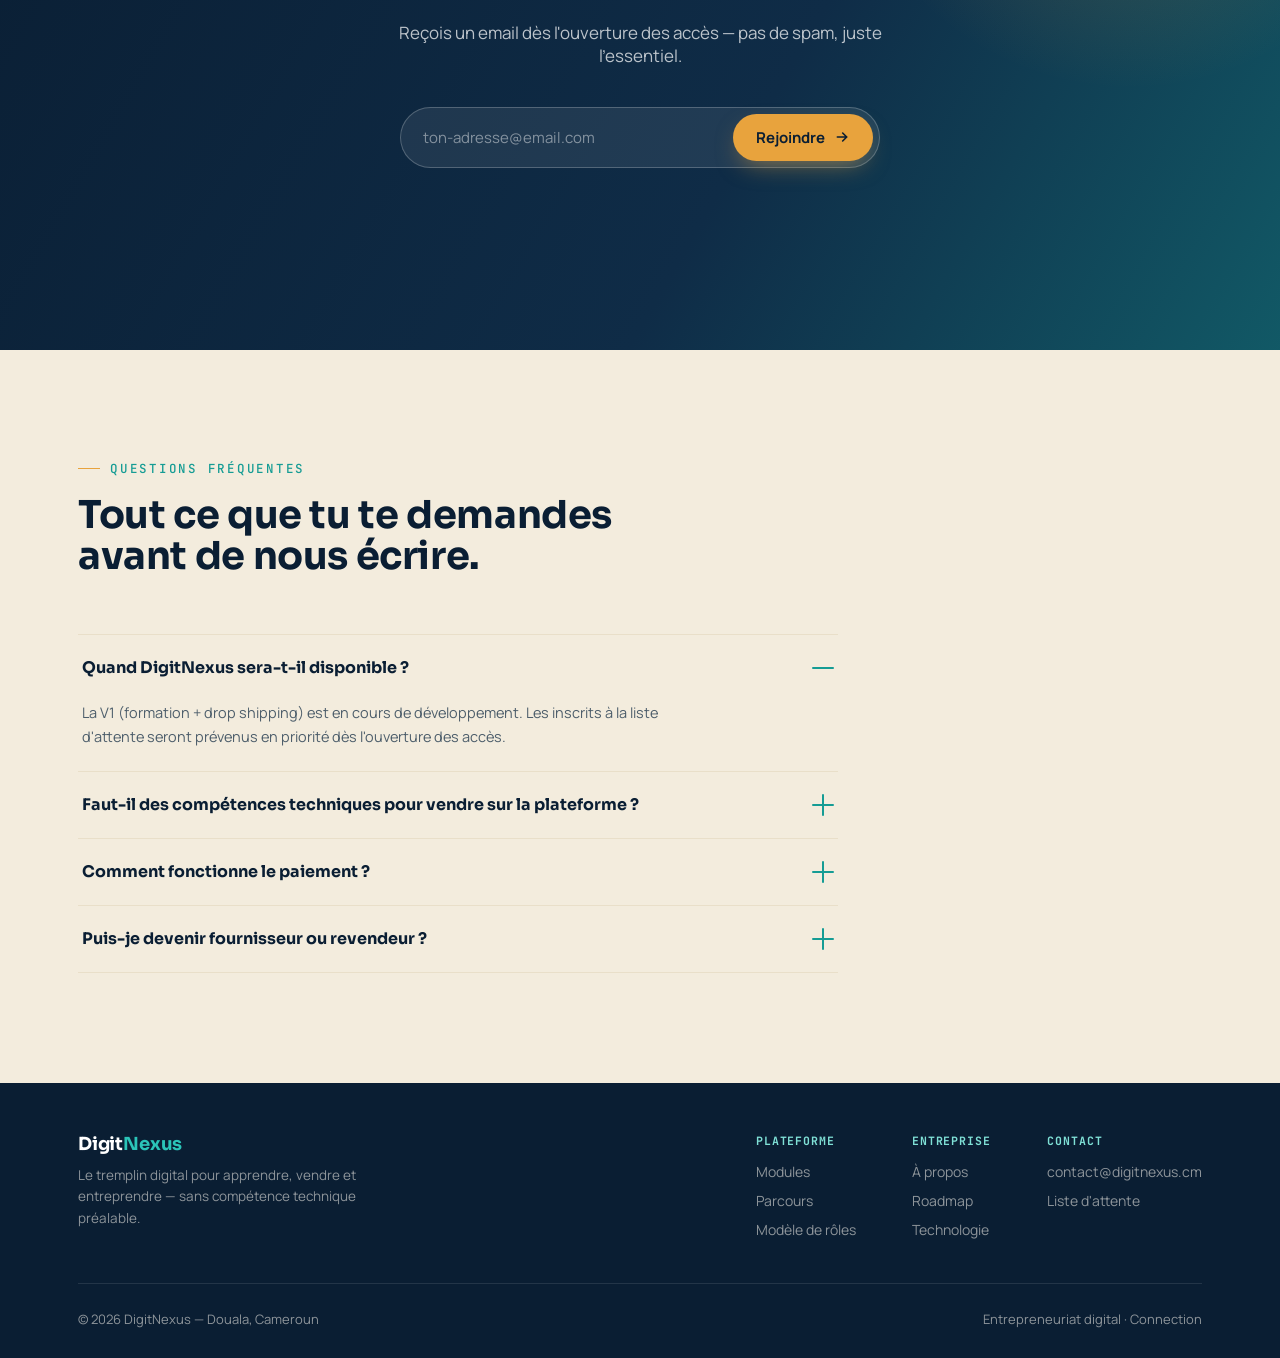
<file: contact.html>
<!DOCTYPE html>
<html lang="fr">
<head>
<meta charset="UTF-8">
<meta name="viewport" content="width=device-width, initial-scale=1.0">
<title>Contact — DigitNexus</title>
<meta name="description" content="Contacte l'équipe DigitNexus ou rejoins la liste d'attente pour accéder en priorité à la plateforme au lancement.">
<link rel="icon" href="assets/logo.jpg">
<link rel="preconnect" href="https://fonts.googleapis.com">
<link rel="preconnect" href="https://fonts.gstatic.com" crossorigin>
<link href="https://fonts.googleapis.com/css2?family=Sora:wght@400;500;600;700;800&family=Manrope:wght@400;500;600;700;800&family=JetBrains+Mono:wght@400;500;600&display=swap" rel="stylesheet">
<link rel="stylesheet" href="assets/style.css">
</head>
<body>

<header id="siteHeader">
  <nav class="wrap">
    <a href="index.html" class="brand">
      <svg class="brand-mark" viewBox="0 0 100 100" fill="none" xmlns="http://www.w3.org/2000/svg">
        <defs>
          <linearGradient id="markGrad" x1="0" y1="0" x2="100" y2="100">
            <stop offset="0%" stop-color="#2bc4b8"/>
            <stop offset="100%" stop-color="#0a1e33"/>
          </linearGradient>
        </defs>
        <path d="M20 78 L50 50 L20 22 M20 22 L50 50 L20 78" stroke="url(#markGrad)" stroke-width="7" stroke-linecap="round" stroke-linejoin="round" fill="none"/>
        <path d="M80 22 L50 50 L80 78 M80 78 L50 50 L80 22" stroke="url(#markGrad)" stroke-width="7" stroke-linecap="round" stroke-linejoin="round" fill="none"/>
      </svg>
      <span class="brand-name">Digit<b>Nexus</b></span>
    </a>
    <div class="nav-links">
      <a href="index.html">Accueil</a>
      <a href="plateforme.html">Plateforme</a>
      <a href="a-propos.html">À propos</a>
      <a href="contact.html" class="active">Contact</a>
    </div>
    <a href="#rejoindre" class="nav-cta">Rejoindre la liste d'attente</a>
    <button class="burger" id="burger" aria-label="Ouvrir le menu" aria-expanded="false">
      <span></span><span></span><span></span>
    </button>
  </nav>
</header>

<div class="mobile-panel" id="mobilePanel">
  <a href="index.html">Accueil</a>
  <a href="plateforme.html">Plateforme</a>
  <a href="a-propos.html">À propos</a>
  <a href="contact.html" class="active">Contact</a>
  <a href="#rejoindre" class="nav-cta">Rejoindre la liste d'attente</a>
</div>

<main>

  <!-- PAGE HERO -->
  <section class="page-hero">
    <div class="wrap">
      <div class="breadcrumb"><a href="index.html">Accueil</a> <span>/</span> <span>Contact</span></div>
      <div class="eyebrow">Parlons-en</div>
      <h1>Une question, un partenariat, une envie de rejoindre l'aventure ?</h1>
      <p class="lead">Écris-nous ou inscris-toi à la liste d'attente pour accéder en priorité à DigitNexus dès l'ouverture des accès.</p>
    </div>
  </section>

  <!-- CONTACT -->
  <section class="contact-section section-pad">
    <div class="wrap contact-grid">

      <div class="contact-info reveal">
        <div class="contact-row">
          <div class="c-icon"><svg viewBox="0 0 24 24" fill="none" stroke="currentColor" stroke-width="1.8"><path d="M4 4h16v16H4z" opacity="0"/><path d="M22 6l-10 7L2 6"/><rect x="2" y="4" width="20" height="16" rx="2"/></svg></div>
          <div>
            <h4>Email</h4>
            <a href="mailto:contact@digitnexus.cm">contact@digitnexus.cm</a>
          </div>
        </div>
        <div class="contact-row">
          <div class="c-icon"><svg viewBox="0 0 24 24" fill="none" stroke="currentColor" stroke-width="1.8"><path d="M22 16.92v3a2 2 0 01-2.18 2 19.79 19.79 0 01-8.63-3.07 19.5 19.5 0 01-6-6 19.79 19.79 0 01-3.07-8.67A2 2 0 014.11 2h3a2 2 0 012 1.72c.127.96.362 1.903.7 2.81a2 2 0 01-.45 2.11L8.09 9.91a16 16 0 006 6l1.27-1.27a2 2 0 012.11-.45c.907.338 1.85.573 2.81.7A2 2 0 0122 16.92z"/></svg></div>
          <div>
            <h4>WhatsApp / Téléphone</h4>
            <p>+237 6XX XXX XXX</p>
          </div>
        </div>
        <div class="contact-row">
          <div class="c-icon"><svg viewBox="0 0 24 24" fill="none" stroke="currentColor" stroke-width="1.8"><path d="M21 10c0 7-9 13-9 13s-9-6-9-13a9 9 0 0118 0z"/><circle cx="12" cy="10" r="3"/></svg></div>
          <div>
            <h4>Localisation</h4>
            <p>Douala, Cameroun</p>
          </div>
        </div>
        <div class="contact-row">
          <div class="c-icon"><svg viewBox="0 0 24 24" fill="none" stroke="currentColor" stroke-width="1.8"><circle cx="12" cy="12" r="9"/><path d="M12 7v5l3 3"/></svg></div>
          <div>
            <h4>Délai de réponse</h4>
            <p>Sous 48h, jours ouvrés</p>
          </div>
        </div>
      </div>

      <div class="contact-card reveal">
        <div class="wrap-inner">
          <h3>Envoyer un message</h3>
          <p>Décris ton besoin — question, partenariat, investissement — et on te répond directement.</p>
          <form id="contactForm" novalidate>
            <div class="field-row">
              <div class="field-group">
                <label for="cName">Nom complet</label>
                <input type="text" id="cName" name="name" placeholder="Ton nom" autocomplete="name" required>
              </div>
              <div class="field-group">
                <label for="cEmail">Email</label>
                <input type="email" id="cEmail" name="email" placeholder="toi@email.com" autocomplete="email" required>
              </div>
            </div>
            <div class="field-group">
              <label for="cRole">Tu es plutôt…</label>
              <select id="cRole" name="role">
                <option value="visiteur">Curieux(se) / futur utilisateur</option>
                <option value="etudiant">Intéressé(e) par une formation</option>
                <option value="revendeur">Intéressé(e) par le drop shipping</option>
                <option value="partenaire">Partenaire / investisseur</option>
                <option value="autre">Autre</option>
              </select>
            </div>
            <div class="field-group">
              <label for="cMessage">Message</label>
              <textarea id="cMessage" name="message" placeholder="Ton message…" required></textarea>
            </div>
            <p class="form-msg" id="contactMsg" role="status" aria-live="polite"></p>
            <button type="submit" class="btn btn-primary">
              <span class="btn-label">Envoyer le message</span>
              <svg viewBox="0 0 24 24" fill="none" stroke="currentColor" stroke-width="2.4" stroke-linecap="round"><path d="M5 12h14M13 6l6 6-6 6"/></svg>
            </button>
          </form>
        </div>
      </div>

    </div>
  </section>

  <!-- WAITLIST RAPIDE -->
  <section class="cta-final" id="rejoindre">
    <div class="wrap">
      <div class="eyebrow" style="justify-content:center; color:#7fe0d6;">Accès prioritaire</div>
      <h2>Rejoins la liste d'attente en 5 secondes.</h2>
      <p>Reçois un email dès l'ouverture des accès — pas de spam, juste l'essentiel.</p>
      <form class="waitlist-form" id="waitlistForm" novalidate>
        <div class="waitlist-row">
          <label for="waitlistEmail" class="sr-only">Adresse email</label>
          <input type="email" id="waitlistEmail" name="email" placeholder="ton-adresse@email.com" autocomplete="email" required>
          <button type="submit" class="btn btn-primary">
            <span class="btn-label">Rejoindre</span>
            <svg viewBox="0 0 24 24" fill="none" stroke="currentColor" stroke-width="2.4" stroke-linecap="round"><path d="M5 12h14M13 6l6 6-6 6"/></svg>
          </button>
        </div>
        <p class="waitlist-msg" id="waitlistMsg" role="status" aria-live="polite"></p>
      </form>
    </div>
  </section>

  <!-- FAQ -->
  <section class="faq section-pad">
    <div class="wrap">
      <div class="section-head reveal">
        <div class="eyebrow">Questions fréquentes</div>
        <h2>Tout ce que tu te demandes avant de nous écrire.</h2>
      </div>
      <div class="faq-list reveal">
        <div class="faq-item open">
          <button class="faq-q"><span>Quand DigitNexus sera-t-il disponible ?</span><span class="plus"></span></button>
          <div class="faq-a"><p>La V1 (formation + drop shipping) est en cours de développement. Les inscrits à la liste d'attente seront prévenus en priorité dès l'ouverture des accès.</p></div>
        </div>
        <div class="faq-item">
          <button class="faq-q"><span>Faut-il des compétences techniques pour vendre sur la plateforme ?</span><span class="plus"></span></button>
          <div class="faq-a"><p>Non. DigitNexus est justement pensé pour éliminer cette barrière : la boutique et le drop shipping sont accessibles sans connaissance technique préalable.</p></div>
        </div>
        <div class="faq-item">
          <button class="faq-q"><span>Comment fonctionne le paiement ?</span><span class="plus"></span></button>
          <div class="faq-a"><p>Les paiements se font via Mobile Money (MTN MoMo, Orange Money) ou carte bancaire, directement intégrés au parcours d'achat et de commande.</p></div>
        </div>
        <div class="faq-item">
          <button class="faq-q"><span>Puis-je devenir fournisseur ou revendeur ?</span><span class="plus"></span></button>
          <div class="faq-a"><p>Oui — le compte unique de DigitNexus permet à un même utilisateur d'évoluer d'étudiant à revendeur, ou de devenir fournisseur, sans changer d'écosystème.</p></div>
        </div>
      </div>
    </div>
  </section>

</main>

<footer>
  <div class="wrap">
    <div class="footer-top">
      <div>
        <span class="brand-name">Digit<b style="color:#2bc4b8;">Nexus</b></span>
        <p class="tagline">Le tremplin digital pour apprendre, vendre et entreprendre — sans compétence technique préalable.</p>
      </div>
      <div class="footer-links">
        <div class="footer-col">
          <h5>Plateforme</h5>
          <a href="plateforme.html#modules">Modules</a>
          <a href="plateforme.html#parcours">Parcours</a>
          <a href="plateforme.html#roles">Modèle de rôles</a>
        </div>
        <div class="footer-col">
          <h5>Entreprise</h5>
          <a href="a-propos.html">À propos</a>
          <a href="a-propos.html#roadmap">Roadmap</a>
          <a href="a-propos.html#stack">Technologie</a>
        </div>
        <div class="footer-col">
          <h5>Contact</h5>
          <a href="mailto:contact@digitnexus.cm">contact@digitnexus.cm</a>
          <a href="contact.html">Liste d'attente</a>
        </div>
      </div>
    </div>
    <div class="footer-bottom">
      <span>© 2026 DigitNexus — Douala, Cameroun</span>
      <span>Entrepreneuriat digital · Connection</span>
    </div>
  </div>
</footer>

<script src="assets/script.js"></script>
</body>
</html>
</file>
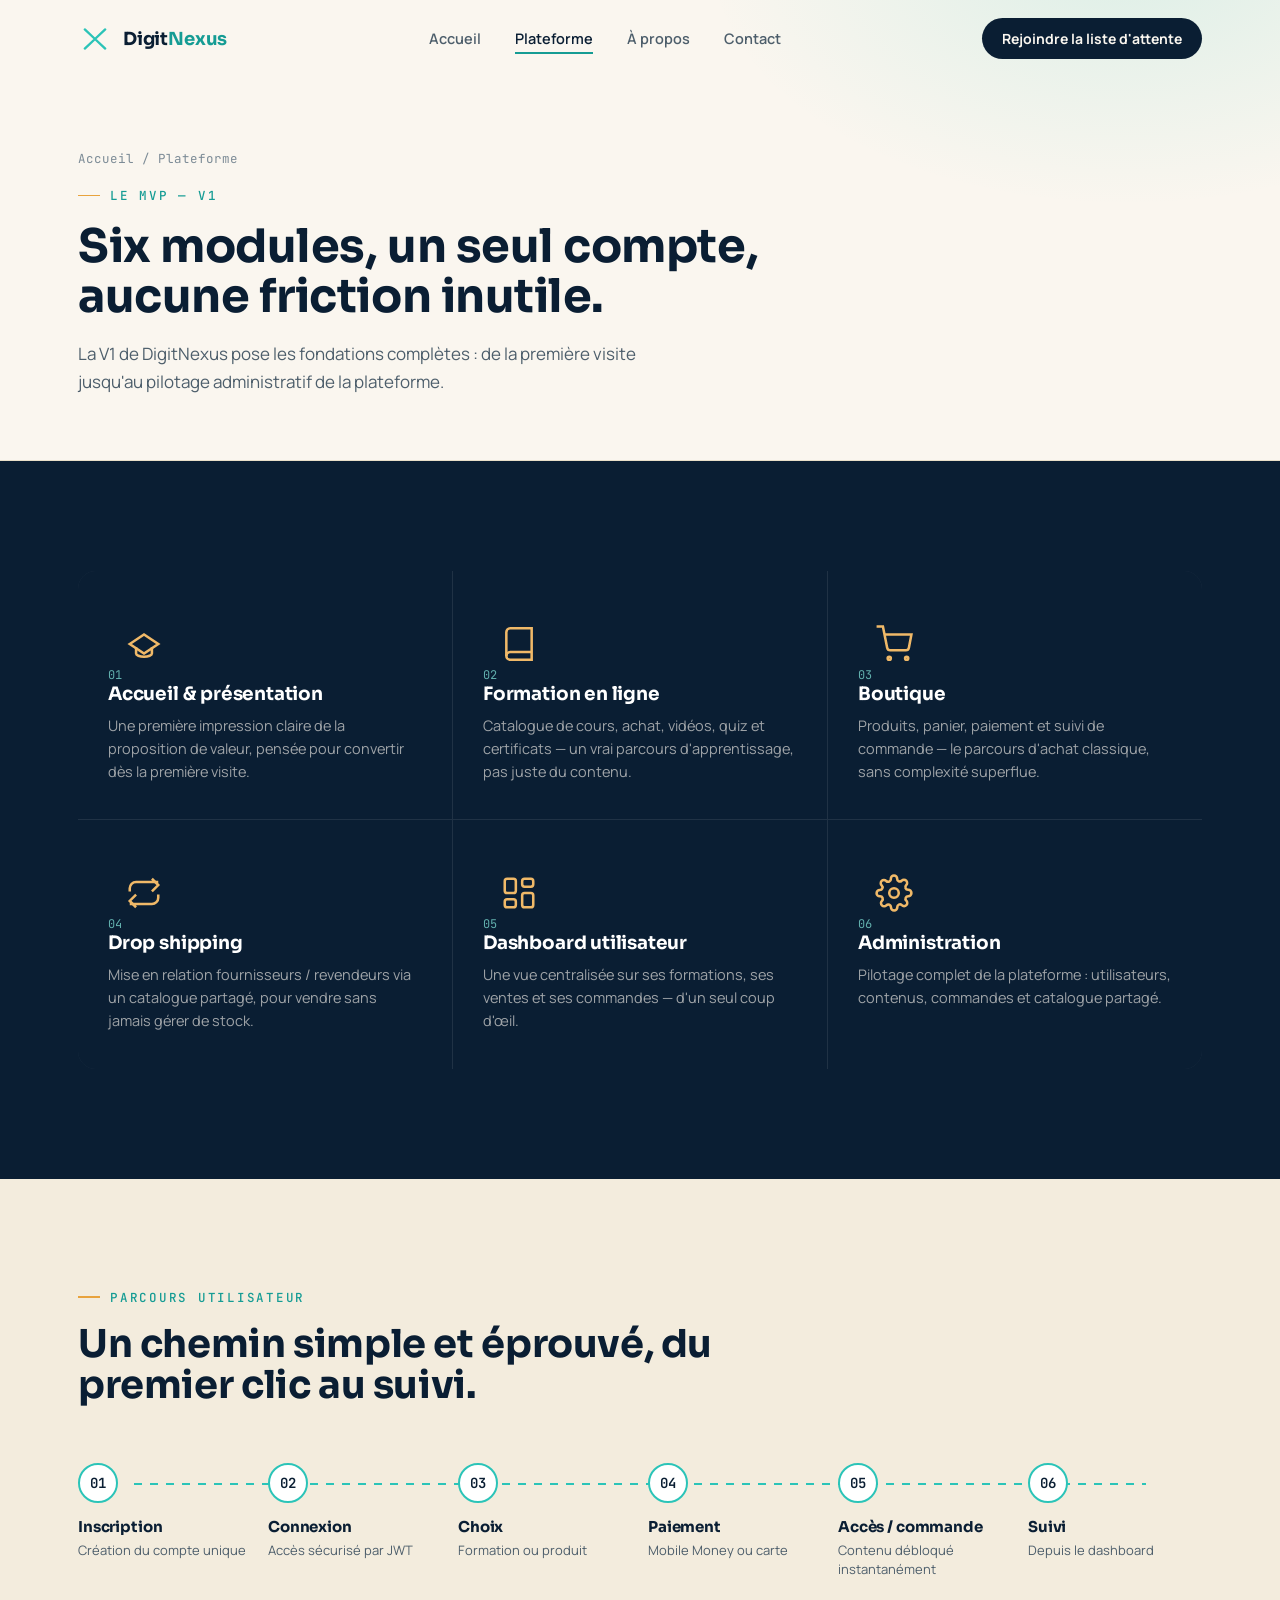
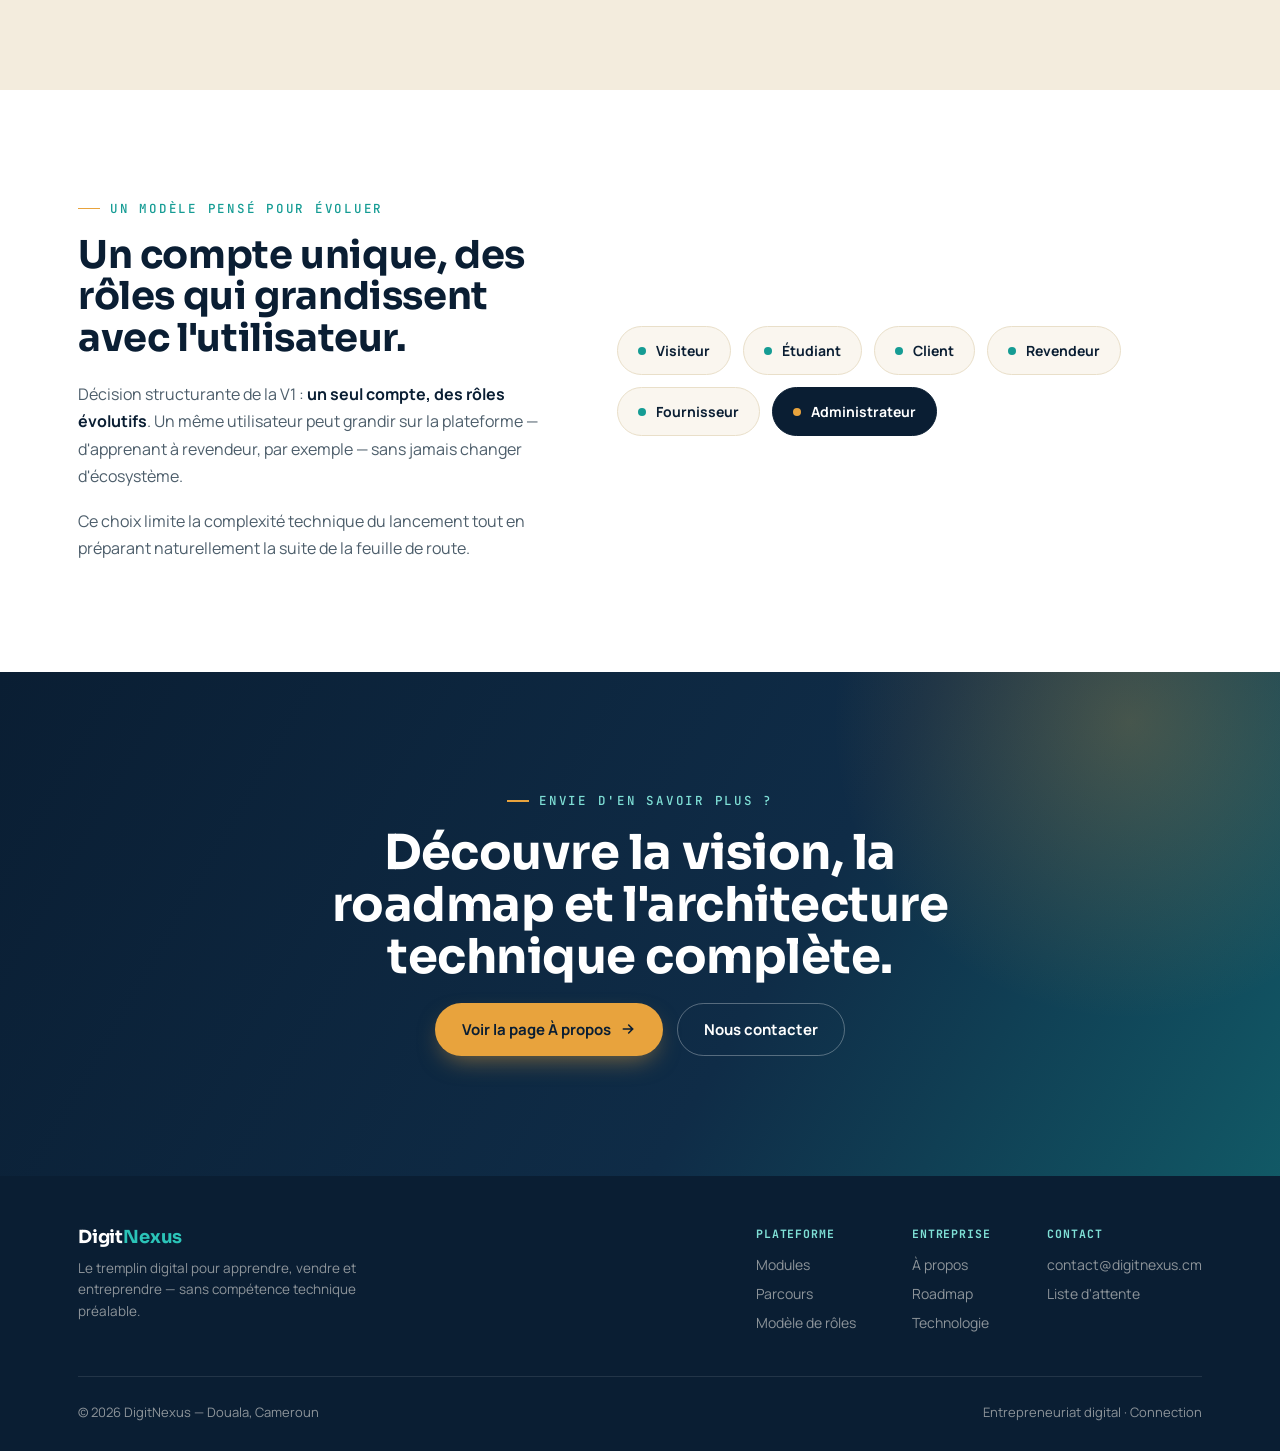
<file: plateforme.html>
<!DOCTYPE html>
<html lang="fr">
<head>
<meta charset="UTF-8">
<meta name="viewport" content="width=device-width, initial-scale=1.0">
<title>La plateforme — DigitNexus</title>
<meta name="description" content="Découvre les six modules du MVP DigitNexus : formation en ligne, boutique, drop shipping, dashboard, administration, et le parcours utilisateur complet.">
<link rel="icon" href="assets/logo.jpg">
<link rel="preconnect" href="https://fonts.googleapis.com">
<link rel="preconnect" href="https://fonts.gstatic.com" crossorigin>
<link href="https://fonts.googleapis.com/css2?family=Sora:wght@400;500;600;700;800&family=Manrope:wght@400;500;600;700;800&family=JetBrains+Mono:wght@400;500;600&display=swap" rel="stylesheet">
<link rel="stylesheet" href="assets/style.css">
</head>
<body>

<header id="siteHeader">
  <nav class="wrap">
    <a href="index.html" class="brand">
      <svg class="brand-mark" viewBox="0 0 100 100" fill="none" xmlns="http://www.w3.org/2000/svg">
        <defs>
          <linearGradient id="markGrad" x1="0" y1="0" x2="100" y2="100">
            <stop offset="0%" stop-color="#2bc4b8"/>
            <stop offset="100%" stop-color="#0a1e33"/>
          </linearGradient>
        </defs>
        <path d="M20 78 L50 50 L20 22 M20 22 L50 50 L20 78" stroke="url(#markGrad)" stroke-width="7" stroke-linecap="round" stroke-linejoin="round" fill="none"/>
        <path d="M80 22 L50 50 L80 78 M80 78 L50 50 L80 22" stroke="url(#markGrad)" stroke-width="7" stroke-linecap="round" stroke-linejoin="round" fill="none"/>
      </svg>
      <span class="brand-name">Digit<b>Nexus</b></span>
    </a>
    <div class="nav-links">
      <a href="index.html">Accueil</a>
      <a href="plateforme.html" class="active">Plateforme</a>
      <a href="a-propos.html">À propos</a>
      <a href="contact.html">Contact</a>
    </div>
    <a href="contact.html" class="nav-cta">Rejoindre la liste d'attente</a>
    <button class="burger" id="burger" aria-label="Ouvrir le menu" aria-expanded="false">
      <span></span><span></span><span></span>
    </button>
  </nav>
</header>

<div class="mobile-panel" id="mobilePanel">
  <a href="index.html">Accueil</a>
  <a href="plateforme.html" class="active">Plateforme</a>
  <a href="a-propos.html">À propos</a>
  <a href="contact.html">Contact</a>
  <a href="contact.html" class="nav-cta">Rejoindre la liste d'attente</a>
</div>

<main>

  <!-- PAGE HERO -->
  <section class="page-hero">
    <div class="wrap">
      <div class="breadcrumb"><a href="index.html">Accueil</a> <span>/</span> <span>Plateforme</span></div>
      <div class="eyebrow">Le MVP — V1</div>
      <h1>Six modules, un seul compte, aucune friction inutile.</h1>
      <p class="lead">La V1 de DigitNexus pose les fondations complètes : de la première visite jusqu'au pilotage administratif de la plateforme.</p>
    </div>
  </section>

  <!-- MODULES -->
  <section class="modules section-pad" id="modules">
    <div class="wrap">
      <div class="module-grid reveal">
        <div class="module-card">
          <span class="num">01</span>
          <svg class="m-icon" viewBox="0 0 24 24" fill="none" stroke="currentColor" stroke-width="1.6"><path d="M3 12l9-6 9 6-9 6-9-6z"/><path d="M7 14v4c0 1.1 2.24 2 5 2s5-.9 5-2v-4"/></svg>
          <h3>Accueil &amp; présentation</h3>
          <p>Une première impression claire de la proposition de valeur, pensée pour convertir dès la première visite.</p>
        </div>
        <div class="module-card">
          <span class="num">02</span>
          <svg class="m-icon" viewBox="0 0 24 24" fill="none" stroke="currentColor" stroke-width="1.6"><path d="M4 19.5A2.5 2.5 0 016.5 17H20"/><path d="M6.5 2H20v20H6.5A2.5 2.5 0 014 19.5v-15A2.5 2.5 0 016.5 2z"/></svg>
          <h3>Formation en ligne</h3>
          <p>Catalogue de cours, achat, vidéos, quiz et certificats — un vrai parcours d'apprentissage, pas juste du contenu.</p>
        </div>
        <div class="module-card">
          <span class="num">03</span>
          <svg class="m-icon" viewBox="0 0 24 24" fill="none" stroke="currentColor" stroke-width="1.6"><circle cx="9" cy="21" r="1"/><circle cx="20" cy="21" r="1"/><path d="M1 1h4l2.68 13.39a2 2 0 002 1.61h9.72a2 2 0 002-1.61L23 6H6"/></svg>
          <h3>Boutique</h3>
          <p>Produits, panier, paiement et suivi de commande — le parcours d'achat classique, sans complexité superflue.</p>
        </div>
        <div class="module-card">
          <span class="num">04</span>
          <svg class="m-icon" viewBox="0 0 24 24" fill="none" stroke="currentColor" stroke-width="1.6"><path d="M17 3l4 4-4 4"/><path d="M3 11V9a4 4 0 014-4h14"/><path d="M7 21l-4-4 4-4"/><path d="M21 13v2a4 4 0 01-4 4H3"/></svg>
          <h3>Drop shipping</h3>
          <p>Mise en relation fournisseurs / revendeurs via un catalogue partagé, pour vendre sans jamais gérer de stock.</p>
        </div>
        <div class="module-card">
          <span class="num">05</span>
          <svg class="m-icon" viewBox="0 0 24 24" fill="none" stroke="currentColor" stroke-width="1.6"><rect x="3" y="3" width="7" height="9" rx="1.5"/><rect x="14" y="3" width="7" height="5" rx="1.5"/><rect x="14" y="12" width="7" height="9" rx="1.5"/><rect x="3" y="16" width="7" height="5" rx="1.5"/></svg>
          <h3>Dashboard utilisateur</h3>
          <p>Une vue centralisée sur ses formations, ses ventes et ses commandes — d'un seul coup d'œil.</p>
        </div>
        <div class="module-card">
          <span class="num">06</span>
          <svg class="m-icon" viewBox="0 0 24 24" fill="none" stroke="currentColor" stroke-width="1.6"><path d="M12 15a3 3 0 100-6 3 3 0 000 6z"/><path d="M19.4 15a1.65 1.65 0 00.33 1.82l.06.06a2 2 0 11-2.83 2.83l-.06-.06a1.65 1.65 0 00-1.82-.33 1.65 1.65 0 00-1 1.51V21a2 2 0 11-4 0v-.09a1.65 1.65 0 00-1-1.51 1.65 1.65 0 00-1.82.33l-.06.06a2 2 0 11-2.83-2.83l.06-.06a1.65 1.65 0 00.33-1.82 1.65 1.65 0 00-1.51-1H3a2 2 0 110-4h.09a1.65 1.65 0 001.51-1 1.65 1.65 0 00-.33-1.82l-.06-.06a2 2 0 112.83-2.83l.06.06a1.65 1.65 0 001.82.33H9a1.65 1.65 0 001-1.51V3a2 2 0 114 0v.09a1.65 1.65 0 001 1.51 1.65 1.65 0 001.82-.33l.06-.06a2 2 0 112.83 2.83l-.06.06a1.65 1.65 0 00-.33 1.82V9a1.65 1.65 0 001.51 1H21a2 2 0 110 4h-.09a1.65 1.65 0 00-1.51 1z"/></svg>
          <h3>Administration</h3>
          <p>Pilotage complet de la plateforme : utilisateurs, contenus, commandes et catalogue partagé.</p>
        </div>
      </div>
    </div>
  </section>

  <!-- PARCOURS -->
  <section class="journey section-pad" id="parcours">
    <div class="wrap">
      <div class="section-head reveal">
        <div class="eyebrow">Parcours utilisateur</div>
        <h2>Un chemin simple et éprouvé, du premier clic au suivi.</h2>
      </div>
      <div class="journey-track reveal">
        <div class="j-step">
          <div class="dot">01</div>
          <h4>Inscription</h4>
          <p>Création du compte unique</p>
        </div>
        <div class="j-step">
          <div class="dot">02</div>
          <h4>Connexion</h4>
          <p>Accès sécurisé par JWT</p>
        </div>
        <div class="j-step">
          <div class="dot">03</div>
          <h4>Choix</h4>
          <p>Formation ou produit</p>
        </div>
        <div class="j-step">
          <div class="dot">04</div>
          <h4>Paiement</h4>
          <p>Mobile Money ou carte</p>
        </div>
        <div class="j-step">
          <div class="dot">05</div>
          <h4>Accès / commande</h4>
          <p>Contenu débloqué instantanément</p>
        </div>
        <div class="j-step">
          <div class="dot">06</div>
          <h4>Suivi</h4>
          <p>Depuis le dashboard</p>
        </div>
      </div>
    </div>
  </section>

  <!-- RÔLES ÉVOLUTIFS -->
  <section class="roles section-pad" id="roles">
    <div class="wrap roles-wrap">
      <div class="roles-copy reveal">
        <div class="eyebrow">Un modèle pensé pour évoluer</div>
        <h2 style="margin-bottom:22px; font-size:clamp(1.9rem,3vw,2.4rem);">Un compte unique, des rôles qui grandissent avec l'utilisateur.</h2>
        <p>Décision structurante de la V1&nbsp;: <strong>un seul compte, des rôles évolutifs</strong>. Un même utilisateur peut grandir sur la plateforme — d'apprenant à revendeur, par exemple — sans jamais changer d'écosystème.</p>
        <p>Ce choix limite la complexité technique du lancement tout en préparant naturellement la suite de la feuille de route.</p>
      </div>
      <div class="reveal">
        <div class="role-chain">
          <div class="role-pill"><span class="rdot"></span>Visiteur</div>
          <div class="role-pill"><span class="rdot"></span>Étudiant</div>
          <div class="role-pill"><span class="rdot"></span>Client</div>
          <div class="role-pill"><span class="rdot"></span>Revendeur</div>
          <div class="role-pill"><span class="rdot"></span>Fournisseur</div>
          <div class="role-pill admin"><span class="rdot"></span>Administrateur</div>
        </div>
      </div>
    </div>
  </section>

  <!-- CTA -->
  <section class="cta-final" id="rejoindre">
    <div class="wrap">
      <div class="eyebrow" style="justify-content:center; color:#7fe0d6;">Envie d'en savoir plus ?</div>
      <h2>Découvre la vision, la roadmap et l'architecture technique complète.</h2>
      <div class="hero-ctas">
        <a href="a-propos.html" class="btn btn-primary">
          Voir la page À propos
          <svg viewBox="0 0 24 24" fill="none" stroke="currentColor" stroke-width="2.4" stroke-linecap="round"><path d="M5 12h14M13 6l6 6-6 6"/></svg>
        </a>
        <a href="contact.html" class="btn btn-ghost">Nous contacter</a>
      </div>
    </div>
  </section>

</main>

<footer>
  <div class="wrap">
    <div class="footer-top">
      <div>
        <span class="brand-name">Digit<b style="color:#2bc4b8;">Nexus</b></span>
        <p class="tagline">Le tremplin digital pour apprendre, vendre et entreprendre — sans compétence technique préalable.</p>
      </div>
      <div class="footer-links">
        <div class="footer-col">
          <h5>Plateforme</h5>
          <a href="plateforme.html#modules">Modules</a>
          <a href="plateforme.html#parcours">Parcours</a>
          <a href="plateforme.html#roles">Modèle de rôles</a>
        </div>
        <div class="footer-col">
          <h5>Entreprise</h5>
          <a href="a-propos.html">À propos</a>
          <a href="a-propos.html#roadmap">Roadmap</a>
          <a href="a-propos.html#stack">Technologie</a>
        </div>
        <div class="footer-col">
          <h5>Contact</h5>
          <a href="mailto:contact@digitnexus.cm">contact@digitnexus.cm</a>
          <a href="contact.html">Liste d'attente</a>
        </div>
      </div>
    </div>
    <div class="footer-bottom">
      <span>© 2026 DigitNexus — Douala, Cameroun</span>
      <span>Entrepreneuriat digital · Connection</span>
    </div>
  </div>
</footer>

<script src="assets/script.js"></script>
</body>
</html>
</file>
<file: assets/style.css>
/* ==================================================================
   DIGITNEXUS — Feuille de style partagée
   Palette dérivée du logo (dégradé sarcelle → bleu nuit),
   réchauffée par un accent ambre.
   ================================================================== */
:root{
  --navy-900:#0a1e33;
  --navy-800:#0f2c47;
  --navy-700:#163b5c;
  --teal-500:#159c94;
  --teal-400:#2bc4b8;
  --teal-300:#7fe0d6;
  --amber-500:#e8a33d;
  --amber-400:#f0b968;
  --cream-100:#faf6ef;
  --cream-200:#f3ecdd;
  --sand-300:#e9dfc9;
  --ink-900:#12202c;
  --ink-600:#4d5e6b;
  --ink-400:#7c8b96;
  --white:#ffffff;

  --font-display:'Sora', sans-serif;
  --font-body:'Manrope', sans-serif;
  --font-mono:'JetBrains Mono', monospace;

  --container: 1180px;
  --radius-sm: 10px;
  --radius-md: 18px;
  --radius-lg: 28px;

  --ease: cubic-bezier(.22,.9,.35,1);
}

*{box-sizing:border-box; margin:0; padding:0;}
html{scroll-behavior:smooth;}
body{
  font-family:var(--font-body);
  color:var(--ink-900);
  background:var(--cream-100);
  -webkit-font-smoothing:antialiased;
  overflow-x:hidden;
}
img{max-width:100%; display:block;}
a{color:inherit; text-decoration:none;}
ul{list-style:none;}
button{font-family:inherit; cursor:pointer;}

@media (prefers-reduced-motion: reduce){
  *{animation-duration:0.01ms !important; animation-iteration-count:1 !important; transition-duration:0.01ms !important; scroll-behavior:auto !important;}
}

:focus-visible{
  outline:2.5px solid var(--amber-500);
  outline-offset:3px;
  border-radius:4px;
}

.wrap{
  max-width:var(--container);
  margin:0 auto;
  padding:0 28px;
}

.sr-only{
  position:absolute; width:1px; height:1px; padding:0; margin:-1px;
  overflow:hidden; clip:rect(0,0,0,0); white-space:nowrap; border:0;
}

.eyebrow{
  font-family:var(--font-mono);
  font-size:12.5px;
  letter-spacing:0.14em;
  text-transform:uppercase;
  color:var(--teal-500);
  display:flex;
  align-items:center;
  gap:10px;
  font-weight:500;
  margin-bottom:18px;
}
.eyebrow::before{
  content:'';
  width:22px; height:1.5px;
  background:var(--amber-500);
  display:inline-block;
}

h1,h2,h3,h4{
  font-family:var(--font-display);
  color:var(--navy-900);
  line-height:1.08;
  letter-spacing:-0.01em;
}

section{ position:relative; scroll-margin-top:88px; }

/* ==================================================================
   NAV
   ================================================================== */
header{
  position:fixed; top:0; left:0; right:0;
  z-index:100;
  padding:18px 0;
  transition:background .35s var(--ease), box-shadow .35s var(--ease), padding .35s var(--ease);
}
header.scrolled{
  background:rgba(250,246,239,0.85);
  backdrop-filter:blur(14px) saturate(140%);
  -webkit-backdrop-filter:blur(14px) saturate(140%);
  box-shadow:0 1px 0 rgba(10,30,51,0.07);
  padding:12px 0;
}
nav.wrap{
  display:flex; align-items:center; justify-content:space-between;
}
.brand{ display:flex; align-items:center; gap:11px; }
.brand-mark{ width:34px; height:34px; flex-shrink:0; }
.brand-name{
  font-family:var(--font-display);
  font-weight:700;
  font-size:18px;
  color:var(--navy-900);
  letter-spacing:-0.01em;
}
.brand-name b{ color:var(--teal-500); font-weight:700; }

.nav-links{
  display:flex; align-items:center; gap:34px;
}
.nav-links a{
  font-size:14.5px; font-weight:600; color:var(--ink-600);
  position:relative;
  padding:4px 0;
  transition:color .25s;
}
.nav-links a::after{
  content:''; position:absolute; left:0; bottom:-2px;
  width:0; height:2px; background:var(--amber-500);
  transition:width .3s var(--ease);
}
.nav-links a:hover{ color:var(--navy-900); }
.nav-links a:hover::after{ width:100%; }
.nav-links a.active{ color:var(--navy-900); }
.nav-links a.active::after{ width:100%; background:var(--teal-500); }

.nav-cta{
  display:inline-flex; align-items:center; gap:8px;
  background:var(--navy-900);
  color:var(--cream-100) !important;
  font-weight:700; font-size:14px;
  padding:11px 20px;
  border-radius:100px;
  transition:transform .25s var(--ease), background .25s;
}
.nav-cta:hover{ background:var(--teal-500); transform:translateY(-2px); }

.burger{
  display:none;
  width:40px; height:40px;
  border:none; background:none;
  flex-direction:column; align-items:center; justify-content:center; gap:5px;
}
.burger span{ width:22px; height:2px; background:var(--navy-900); transition:.3s; border-radius:2px; }
.burger.open span:nth-child(1){ transform:translateY(7px) rotate(45deg); }
.burger.open span:nth-child(2){ opacity:0; }
.burger.open span:nth-child(3){ transform:translateY(-7px) rotate(-45deg); }

.mobile-panel{
  display:none;
  position:fixed; top:0; right:0; bottom:0;
  width:min(320px, 82vw);
  background:var(--navy-900);
  z-index:99;
  padding:100px 32px 40px;
  transform:translateX(100%);
  transition:transform .4s var(--ease);
  flex-direction:column;
  gap:26px;
}
.mobile-panel.open{ transform:translateX(0); display:flex; }
.mobile-panel a{ color:var(--cream-100); font-size:19px; font-weight:600; font-family:var(--font-display); }
.mobile-panel a.active{ color:var(--teal-300); }
.mobile-panel .nav-cta{ align-self:flex-start; margin-top:12px; }

/* ==================================================================
   HERO (page d'accueil)
   ================================================================== */
.hero{
  padding:168px 0 110px;
  background:
    radial-gradient(ellipse 900px 500px at 82% -8%, rgba(43,196,184,0.16), transparent 60%),
    radial-gradient(ellipse 700px 500px at -5% 40%, rgba(232,163,61,0.10), transparent 60%),
    var(--cream-100);
  overflow:hidden;
}
.hero .wrap{
  display:grid;
  grid-template-columns:1.05fr 0.85fr;
  gap:56px;
  align-items:center;
}
.hero h1{
  font-size:clamp(2.5rem, 4.4vw, 4rem);
  font-weight:700;
  margin-bottom:26px;
}
.hero h1 .accent{
  background:linear-gradient(100deg, var(--teal-500), var(--navy-800) 85%);
  -webkit-background-clip:text; background-clip:text; color:transparent;
}
.hero p.lead{
  font-size:18px; line-height:1.65; color:var(--ink-600);
  max-width:520px; margin-bottom:36px;
}
.hero-ctas{ display:flex; gap:14px; flex-wrap:wrap; align-items:center; margin-bottom:44px; }

.btn{
  display:inline-flex; align-items:center; gap:9px;
  font-weight:700; font-size:15px;
  padding:15px 26px;
  border-radius:100px;
  border:1.5px solid transparent;
  transition:transform .25s var(--ease), box-shadow .3s var(--ease), background .25s, color .25s, border-color .25s;
  white-space:nowrap;
}
.btn-primary{
  background:var(--amber-500); color:var(--navy-900);
  box-shadow:0 10px 24px -8px rgba(232,163,61,0.55);
}
.btn-primary:hover{ transform:translateY(-3px); box-shadow:0 16px 30px -8px rgba(232,163,61,0.65); }
.btn-ghost{
  background:transparent; color:var(--navy-900);
  border-color:rgba(10,30,51,0.18);
}
.btn-ghost:hover{ border-color:var(--navy-900); background:rgba(10,30,51,0.04); }
.btn svg{ width:16px; height:16px; transition:transform .25s var(--ease); }
.btn-primary:hover svg{ transform:translateX(3px); }
.btn:disabled{ opacity:0.7; cursor:default; transform:none !important; }

.hero-trio{
  display:flex; gap:30px; flex-wrap:wrap;
}
.hero-trio div{ display:flex; flex-direction:column; }
.hero-trio strong{
  font-family:var(--font-display); font-size:26px; color:var(--navy-900); font-weight:700;
}
.hero-trio span{ font-size:13px; color:var(--ink-400); font-weight:600; margin-top:2px; }

/* Signature knot */
.knot-stage{
  position:relative;
  aspect-ratio:1/1;
  display:flex; align-items:center; justify-content:center;
}
.knot-stage svg{ width:100%; height:100%; max-width:440px; }
.knot-path{
  stroke-dasharray:1400;
  stroke-dashoffset:1400;
  animation:draw 2.1s var(--ease) forwards;
}
.knot-path.d2{ animation-delay:.28s; }
@keyframes draw{ to{ stroke-dashoffset:0; } }
.knot-stage .orbit{
  position:absolute; inset:0;
  animation:spin 34s linear infinite;
  opacity:0.5;
}
@keyframes spin{ to{ transform:rotate(360deg); } }
.knot-node{
  opacity:0;
  animation:pop .5s var(--ease) forwards;
}
.knot-stage.small svg{ max-width:220px; }

/* ==================================================================
   PAGE HERO (bandeau des sous-pages : Plateforme, À propos, Contact)
   ================================================================== */
.page-hero{
  padding:150px 0 64px;
  background:
    radial-gradient(ellipse 700px 420px at 88% -10%, rgba(43,196,184,0.14), transparent 60%),
    var(--cream-100);
  border-bottom:1px solid var(--sand-300);
}
.page-hero .breadcrumb{
  font-family:var(--font-mono); font-size:12.5px; color:var(--ink-400);
  margin-bottom:20px; display:flex; align-items:center; gap:8px;
}
.page-hero .breadcrumb a{ color:var(--ink-400); transition:color .2s; }
.page-hero .breadcrumb a:hover{ color:var(--teal-500); }
.page-hero h1{
  font-size:clamp(2.1rem, 3.6vw, 3.1rem);
  font-weight:700;
  max-width:720px;
}
.page-hero p.lead{
  font-size:17px; color:var(--ink-600); line-height:1.65;
  max-width:600px; margin-top:18px;
}

/* ==================================================================
   SECTION HEADS
   ================================================================== */
.section-head{
  max-width:640px;
  margin-bottom:56px;
}
.section-head h2{
  font-size:clamp(1.9rem, 3vw, 2.6rem);
  font-weight:700;
}
.section-head p{
  font-size:16.5px; color:var(--ink-600); line-height:1.6; margin-top:16px;
}
.section-pad{ padding:110px 0; }
.section-pad.tight{ padding:80px 0; }

.reveal{
  opacity:0; transform:translateY(26px);
  transition:opacity .7s var(--ease), transform .7s var(--ease);
}
.reveal.in{ opacity:1; transform:translateY(0); }

/* ==================================================================
   POURQUOI MAINTENANT
   ================================================================== */
.why{ background:var(--white); }
.why-grid{
  display:grid; grid-template-columns:repeat(3, 1fr); gap:24px;
}
.why-card{
  background:var(--cream-100);
  border:1px solid var(--sand-300);
  border-radius:var(--radius-md);
  padding:34px 30px;
  transition:transform .35s var(--ease), box-shadow .35s var(--ease), border-color .35s;
}
.why-card:hover{
  transform:translateY(-6px);
  box-shadow:0 24px 40px -20px rgba(10,30,51,0.18);
  border-color:transparent;
}
.why-card .tag{
  font-family:var(--font-mono); font-size:12px; color:var(--teal-500);
  font-weight:600; letter-spacing:0.06em; text-transform:uppercase;
}
.why-card h3{
  font-size:20px; margin:14px 0 12px; font-weight:700;
}
.why-card p{ color:var(--ink-600); font-size:15px; line-height:1.6; }

/* ==================================================================
   PILIERS (aperçu accueil)
   ================================================================== */
.pillars{ background:var(--cream-200); }
.pillars-grid{ display:grid; grid-template-columns:repeat(3, 1fr); gap:24px; }
.pillar-card{
  background:var(--white);
  border:1px solid var(--sand-300);
  border-radius:var(--radius-md);
  padding:32px 28px;
  display:flex; flex-direction:column;
  transition:transform .35s var(--ease), box-shadow .35s var(--ease);
}
.pillar-card:hover{ transform:translateY(-6px); box-shadow:0 24px 40px -20px rgba(10,30,51,0.16); }
.pillar-card .p-icon{
  width:44px; height:44px; border-radius:12px;
  background:var(--navy-900); color:var(--teal-300);
  display:flex; align-items:center; justify-content:center;
  margin-bottom:20px;
}
.pillar-card .p-icon svg{ width:22px; height:22px; }
.pillar-card h3{ font-size:19px; font-weight:700; margin-bottom:10px; }
.pillar-card p{ color:var(--ink-600); font-size:14.5px; line-height:1.6; flex:1; }
.pillar-card .p-link{
  margin-top:18px; font-size:13.5px; font-weight:700; color:var(--teal-500);
  display:inline-flex; align-items:center; gap:6px;
}
.pillar-card .p-link svg{ width:14px; height:14px; transition:transform .25s var(--ease); }
.pillar-card:hover .p-link svg{ transform:translateX(3px); }

/* ==================================================================
   MODULES (MVP)
   ================================================================== */
.modules{ background:var(--navy-900); color:var(--cream-100); }
.modules .eyebrow{ color:var(--teal-300); }
.modules .eyebrow::before{ background:var(--amber-400); }
.modules .section-head h2{ color:var(--white); }
.modules .section-head p{ color:rgba(250,246,239,0.68); }

.module-grid{
  display:grid;
  grid-template-columns:repeat(3, 1fr);
  gap:1px;
  background:rgba(255,255,255,0.09);
  border-radius:var(--radius-md);
  overflow:hidden;
}
.module-card{
  background:var(--navy-900);
  padding:36px 30px;
  position:relative;
  transition:background .35s;
}
.module-card:hover{ background:var(--navy-800); }
.module-card .num{
  font-family:var(--font-mono); font-size:12px; color:var(--teal-300);
  opacity:0.75;
}
.module-card .m-icon{
  width:38px; height:38px; margin:18px 0 16px;
  color:var(--amber-400);
}
.module-card h3{
  color:var(--white); font-size:18.5px; font-weight:700; margin-bottom:10px;
}
.module-card p{
  color:rgba(250,246,239,0.62); font-size:14.5px; line-height:1.6;
}

/* ==================================================================
   PARCOURS UTILISATEUR
   ================================================================== */
.journey{ background:var(--cream-200); }
.journey-track{
  display:grid; grid-template-columns:repeat(6, 1fr);
  gap:16px; position:relative;
}
.journey-track::before{
  content:'';
  position:absolute; top:20px; left:5%; right:5%; height:2px;
  background:repeating-linear-gradient(90deg, var(--teal-400) 0 8px, transparent 8px 16px);
  z-index:0;
}
.j-step{
  position:relative; z-index:1;
  display:flex; flex-direction:column; align-items:flex-start;
}
.j-step .dot{
  width:40px; height:40px; border-radius:50%;
  background:var(--white);
  border:2px solid var(--teal-400);
  color:var(--navy-900);
  display:flex; align-items:center; justify-content:center;
  font-family:var(--font-mono); font-weight:600; font-size:14px;
  margin-bottom:16px;
  transition:background .3s, color .3s, transform .3s;
}
.j-step:hover .dot{ background:var(--amber-500); border-color:var(--amber-500); color:var(--navy-900); transform:scale(1.08); }
.j-step h4{ font-size:15px; font-weight:700; color:var(--navy-900); margin-bottom:6px; }
.j-step p{ font-size:13px; color:var(--ink-600); line-height:1.5; }

/* ==================================================================
   RÔLES ÉVOLUTIFS
   ================================================================== */
.roles{ background:var(--white); }
.roles-wrap{
  display:grid; grid-template-columns:0.9fr 1.1fr; gap:60px; align-items:center;
}
.roles-copy p{ font-size:16px; line-height:1.7; color:var(--ink-600); margin-bottom:18px; }
.roles-copy p:last-child{ margin-bottom:0; }
.roles-copy strong{ color:var(--navy-900); }

.role-chain{
  display:flex; flex-wrap:wrap; gap:12px;
  position:relative;
}
.role-pill{
  display:flex; align-items:center; gap:10px;
  padding:14px 20px;
  border-radius:100px;
  font-weight:700; font-size:14px;
  border:1.5px solid var(--sand-300);
  background:var(--cream-100);
  color:var(--navy-900);
  transition:transform .3s var(--ease), box-shadow .3s;
}
.role-pill:hover{ transform:translateY(-4px); box-shadow:0 14px 26px -14px rgba(10,30,51,0.3); }
.role-pill .rdot{ width:8px; height:8px; border-radius:50%; background:var(--teal-500); }
.role-pill.admin{ background:var(--navy-900); color:var(--white); border-color:var(--navy-900); }
.role-pill.admin .rdot{ background:var(--amber-500); }

/* ==================================================================
   ROADMAP
   ================================================================== */
.roadmap{ background:var(--cream-200); }
.roadmap-list{
  display:flex; flex-direction:column;
}
.r-item{
  display:grid; grid-template-columns:110px 1fr;
  gap:32px;
  padding:28px 0;
  border-top:1px solid var(--sand-300);
  align-items:center;
}
.r-item:last-child{ border-bottom:1px solid var(--sand-300); }
.r-ver{
  font-family:var(--font-display); font-weight:800; font-size:15px;
  color:var(--ink-400);
  display:flex; align-items:center; gap:10px;
}
.r-item.active .r-ver{ color:var(--teal-500); }
.r-ver .pulse{ width:8px; height:8px; border-radius:50%; background:var(--ink-400); }
.r-item.active .pulse{
  background:var(--teal-500);
  box-shadow:0 0 0 0 rgba(21,156,148,0.5);
  animation:pulse 1.8s infinite;
}
@keyframes pulse{
  0%{ box-shadow:0 0 0 0 rgba(21,156,148,0.45); }
  70%{ box-shadow:0 0 0 10px rgba(21,156,148,0); }
  100%{ box-shadow:0 0 0 0 rgba(21,156,148,0); }
}
.r-content{ display:flex; justify-content:space-between; align-items:center; gap:20px; flex-wrap:wrap; }
.r-content h4{ font-size:17px; font-weight:700; color:var(--navy-900); }
.r-content span{ font-size:13px; color:var(--ink-400); font-family:var(--font-mono); }
.r-item.active .r-content h4{ color:var(--navy-900); }
.r-badge{
  font-family:var(--font-mono); font-size:11px; font-weight:600;
  background:var(--amber-500); color:var(--navy-900);
  padding:4px 10px; border-radius:100px;
}

/* ==================================================================
   STACK
   ================================================================== */
.stack{ background:var(--navy-900); color:var(--cream-100); }
.stack .eyebrow{ color:var(--teal-300); }
.stack .eyebrow::before{ background:var(--amber-400); }
.stack .section-head h2{ color:var(--white); }
.stack .section-head p{ color:rgba(250,246,239,0.68); }
.stack-grid{
  display:grid; grid-template-columns:repeat(6, 1fr); gap:14px;
}
.stack-item{
  background:rgba(255,255,255,0.045);
  border:1px solid rgba(255,255,255,0.1);
  border-radius:var(--radius-sm);
  padding:22px 16px;
  text-align:center;
  transition:transform .3s var(--ease), background .3s, border-color .3s;
}
.stack-item:hover{ transform:translateY(-5px); background:rgba(255,255,255,0.07); border-color:var(--teal-400); }
.stack-item .s-label{ font-family:var(--font-mono); font-size:10.5px; color:var(--teal-300); text-transform:uppercase; letter-spacing:.06em; margin-bottom:8px; display:block;}
.stack-item strong{ font-family:var(--font-display); font-size:14.5px; color:var(--white); font-weight:700; }

/* ==================================================================
   KPI
   ================================================================== */
.kpi{ background:var(--cream-100); }
.kpi-grid{
  display:grid; grid-template-columns:repeat(4, 1fr); gap:24px;
}
.kpi-card{
  padding:34px 28px;
  background:var(--white);
  border:1px solid var(--sand-300);
  border-radius:var(--radius-md);
}
.kpi-num{
  font-family:var(--font-display); font-weight:800; font-size:2.4rem;
  color:var(--navy-900);
  display:flex; align-items:baseline; gap:2px;
}
.kpi-num .suffix{ font-size:1.4rem; color:var(--teal-500); }
.kpi-card p{ margin-top:8px; font-size:14px; color:var(--ink-600); font-weight:600; }

/* ==================================================================
   ÉQUIPE / VALEURS (À propos)
   ================================================================== */
.values{ background:var(--white); }
.values-grid{ display:grid; grid-template-columns:repeat(4, 1fr); gap:22px; }
.value-card{ padding:26px 22px; border:1px solid var(--sand-300); border-radius:var(--radius-md); background:var(--cream-100); }
.value-card .v-icon{ width:34px; height:34px; color:var(--teal-500); margin-bottom:14px; }
.value-card h4{ font-size:15.5px; font-weight:700; margin-bottom:8px; }
.value-card p{ font-size:13.5px; color:var(--ink-600); line-height:1.55; }

/* ==================================================================
   FAQ
   ================================================================== */
.faq{ background:var(--cream-200); }
.faq-list{ max-width:760px; }
.faq-item{
  border-bottom:1px solid var(--sand-300);
}
.faq-item:first-child{ border-top:1px solid var(--sand-300); }
.faq-q{
  width:100%; text-align:left; background:none; border:none;
  padding:22px 4px; display:flex; align-items:center; justify-content:space-between; gap:20px;
  font-family:var(--font-display); font-weight:700; font-size:16px; color:var(--navy-900);
}
.faq-q .plus{
  width:22px; height:22px; flex-shrink:0; position:relative;
}
.faq-q .plus::before, .faq-q .plus::after{
  content:''; position:absolute; background:var(--teal-500); border-radius:2px;
}
.faq-q .plus::before{ width:100%; height:2px; top:50%; left:0; transform:translateY(-50%); }
.faq-q .plus::after{ width:2px; height:100%; left:50%; top:0; transform:translateX(-50%); transition:transform .3s var(--ease); }
.faq-item.open .plus::after{ transform:translateX(-50%) rotate(90deg); opacity:0; }
.faq-a{
  max-height:0; overflow:hidden; transition:max-height .4s var(--ease);
}
.faq-a p{ padding:0 4px 22px; color:var(--ink-600); font-size:14.5px; line-height:1.65; max-width:640px; }
.faq-item.open .faq-a{ max-height:220px; }

/* ==================================================================
   CONTACT
   ================================================================== */
.contact-section{ background:var(--white); }
.contact-grid{ display:grid; grid-template-columns:1fr 1.15fr; gap:56px; align-items:start; }
.contact-info{ display:flex; flex-direction:column; gap:22px; }
.contact-row{
  display:flex; gap:16px; align-items:flex-start;
  padding:20px; border:1px solid var(--sand-300); border-radius:var(--radius-md);
  background:var(--cream-100);
}
.contact-row .c-icon{
  width:38px; height:38px; border-radius:10px; flex-shrink:0;
  background:var(--navy-900); color:var(--teal-300);
  display:flex; align-items:center; justify-content:center;
}
.contact-row .c-icon svg{ width:18px; height:18px; }
.contact-row h4{ font-size:14.5px; font-weight:700; margin-bottom:4px; }
.contact-row p, .contact-row a{ font-size:14px; color:var(--ink-600); }
.contact-row a:hover{ color:var(--teal-500); }

.contact-card{
  background:var(--navy-900); color:var(--white);
  border-radius:var(--radius-lg);
  padding:44px 40px;
  position:relative; overflow:hidden;
}
.contact-card::before{
  content:''; position:absolute; width:400px; height:400px; border-radius:50%;
  background:radial-gradient(circle, rgba(232,163,61,0.22), transparent 70%);
  top:-180px; right:-120px;
}
.contact-card .wrap-inner{ position:relative; z-index:1; }
.contact-card h3{ color:var(--white); font-size:22px; margin-bottom:10px; }
.contact-card p{ color:rgba(255,255,255,0.68); font-size:14.5px; margin-bottom:28px; }

.field-group{ margin-bottom:16px; }
.field-group label{ display:block; font-size:12.5px; font-weight:600; color:rgba(255,255,255,0.65); margin-bottom:7px; }
.field-group input, .field-group select, .field-group textarea{
  width:100%; background:rgba(255,255,255,0.08); border:1.5px solid rgba(255,255,255,0.18);
  border-radius:var(--radius-sm); padding:12px 14px; color:var(--white); font-family:var(--font-body); font-size:14.5px;
  transition:border-color .25s, background .25s;
}
.field-group input:focus, .field-group select:focus, .field-group textarea:focus{
  outline:none; border-color:var(--amber-400); background:rgba(255,255,255,0.12);
}
.field-group input::placeholder, .field-group textarea::placeholder{ color:rgba(255,255,255,0.4); }
.field-group textarea{ resize:vertical; min-height:100px; }
.field-row{ display:grid; grid-template-columns:1fr 1fr; gap:14px; }
.field-group.invalid input, .field-group.invalid select, .field-group.invalid textarea{ border-color:#e8683d; }
.form-msg{ min-height:20px; margin-top:6px; font-size:13.5px; font-weight:600; color:rgba(255,255,255,0.85); }
.form-msg.error{ color:#ffb199; }
.form-msg.success{ color:var(--teal-300); }
.contact-card .btn-primary{ width:100%; justify-content:center; margin-top:6px; }

/* Waitlist (mini form, homepage / CTA final) */
.waitlist-form{ max-width:480px; margin:0 auto; }
.waitlist-row{
  display:flex; gap:10px; background:rgba(255,255,255,0.08);
  border:1.5px solid rgba(255,255,255,0.22);
  border-radius:100px; padding:6px;
  transition:border-color .25s, background .25s;
}
.waitlist-row:focus-within{ border-color:var(--amber-400); background:rgba(255,255,255,0.12); }
.waitlist-row input{
  flex:1; min-width:0;
  background:transparent; border:none; outline:none;
  color:var(--white); font-family:var(--font-body); font-size:15px;
  padding:12px 16px;
}
.waitlist-row input::placeholder{ color:rgba(255,255,255,0.45); }
.waitlist-row .btn{ flex-shrink:0; padding:12px 22px; }
.waitlist-row.invalid{ border-color:#e8683d; }
.waitlist-msg{
  min-height:22px; margin-top:14px;
  font-size:13.5px; font-weight:600;
  color:rgba(255,255,255,0.85);
}
.waitlist-msg.error{ color:#ffb199; }
.waitlist-msg.success{ color:var(--teal-300); }

/* ==================================================================
   CTA FINAL
   ================================================================== */
.cta-final{
  background:linear-gradient(120deg, var(--navy-900), var(--navy-800) 60%, var(--teal-500) 160%);
  color:var(--white);
  text-align:center;
  padding:120px 0;
  position:relative;
  overflow:hidden;
}
.cta-final::before{
  content:'';
  position:absolute; width:600px; height:600px; border-radius:50%;
  background:radial-gradient(circle, rgba(232,163,61,0.25), transparent 70%);
  top:-250px; right:-150px;
}
.cta-final .wrap{ position:relative; z-index:1; }
.cta-final h2{
  color:var(--white); font-size:clamp(2rem, 4vw, 3rem); font-weight:700;
  max-width:680px; margin:0 auto 20px;
}
.cta-final p{
  color:rgba(255,255,255,0.72); font-size:17px; max-width:520px; margin:0 auto 40px;
}
.cta-final .hero-ctas{ justify-content:center; margin-bottom:0; }
.cta-final .btn-ghost{ color:var(--white); border-color:rgba(255,255,255,0.3); }
.cta-final .btn-ghost:hover{ border-color:var(--white); background:rgba(255,255,255,0.08); }

/* ==================================================================
   FOOTER
   ================================================================== */
footer{
  background:var(--navy-900);
  color:rgba(250,246,239,0.55);
  padding:50px 0 30px;
}
.footer-top{
  display:flex; justify-content:space-between; align-items:flex-start;
  padding-bottom:34px; margin-bottom:26px;
  border-bottom:1px solid rgba(255,255,255,0.1);
  flex-wrap:wrap; gap:24px;
}
.footer-top .brand-name{ color:var(--white); }
footer p.tagline{ font-size:13.5px; margin-top:10px; max-width:280px; line-height:1.6; }
.footer-links{ display:flex; gap:56px; flex-wrap:wrap; }
.footer-col h5{
  font-family:var(--font-mono); font-size:11.5px; color:var(--teal-300);
  text-transform:uppercase; letter-spacing:.08em; margin-bottom:14px;
}
.footer-col a{ display:block; font-size:14px; margin-bottom:10px; transition:color .2s; }
.footer-col a:hover{ color:var(--white); }
.footer-bottom{ display:flex; justify-content:space-between; font-size:13px; flex-wrap:wrap; gap:10px; }

/* ==================================================================
   RESPONSIVE
   ================================================================== */
@media (max-width: 980px){
  .hero .wrap{ grid-template-columns:1fr; gap:50px; }
  .knot-stage{ max-width:340px; margin:0 auto; }
  .why-grid{ grid-template-columns:1fr; }
  .pillars-grid{ grid-template-columns:1fr; }
  .module-grid{ grid-template-columns:1fr 1fr; }
  .journey-track{ grid-template-columns:repeat(3, 1fr); row-gap:36px; }
  .journey-track::before{ display:none; }
  .roles-wrap{ grid-template-columns:1fr; gap:38px; }
  .stack-grid{ grid-template-columns:repeat(3, 1fr); }
  .kpi-grid{ grid-template-columns:1fr 1fr; }
  .values-grid{ grid-template-columns:1fr 1fr; }
  .r-item{ grid-template-columns:80px 1fr; }
  .contact-grid{ grid-template-columns:1fr; }
}
@media (max-width: 720px){
  .nav-links{ display:none; }
  .burger{ display:flex; }
  .hero{ padding:130px 0 80px; }
  .page-hero{ padding:120px 0 50px; }
  .hero-trio{ gap:22px; }
  .section-pad{ padding:76px 0; }
  .section-pad.tight{ padding:56px 0; }
  .module-grid{ grid-template-columns:1fr; }
  .journey-track{ grid-template-columns:1fr 1fr; }
  .stack-grid{ grid-template-columns:repeat(2, 1fr); }
  .kpi-grid{ grid-template-columns:1fr; }
  .values-grid{ grid-template-columns:1fr; }
  .footer-top{ flex-direction:column; }
  .footer-links{ gap:34px; }
  .r-content{ flex-direction:column; align-items:flex-start; gap:6px; }
  .field-row{ grid-template-columns:1fr; }
  .contact-card{ padding:32px 24px; }
  .waitlist-row{ flex-direction:column; border-radius:22px; }
  .waitlist-row .btn{ width:100%; justify-content:center; }
}
</file>
